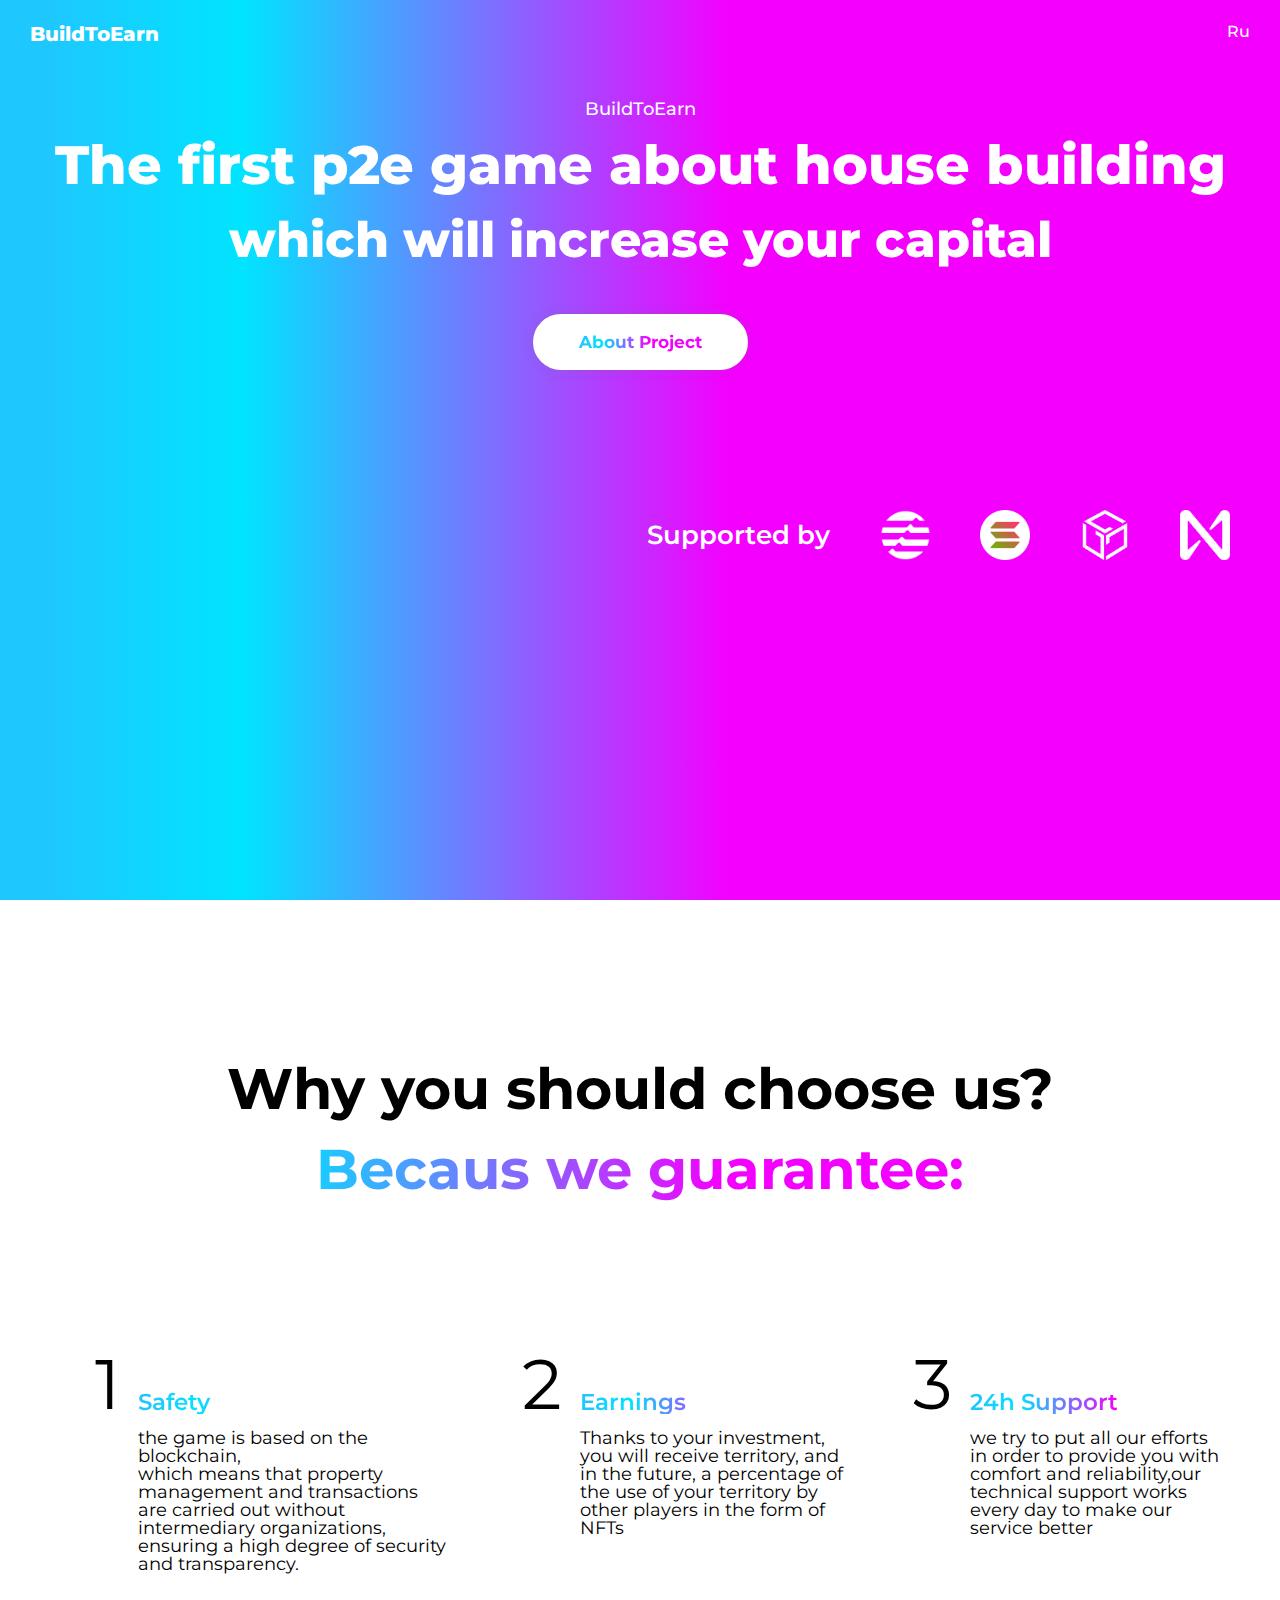
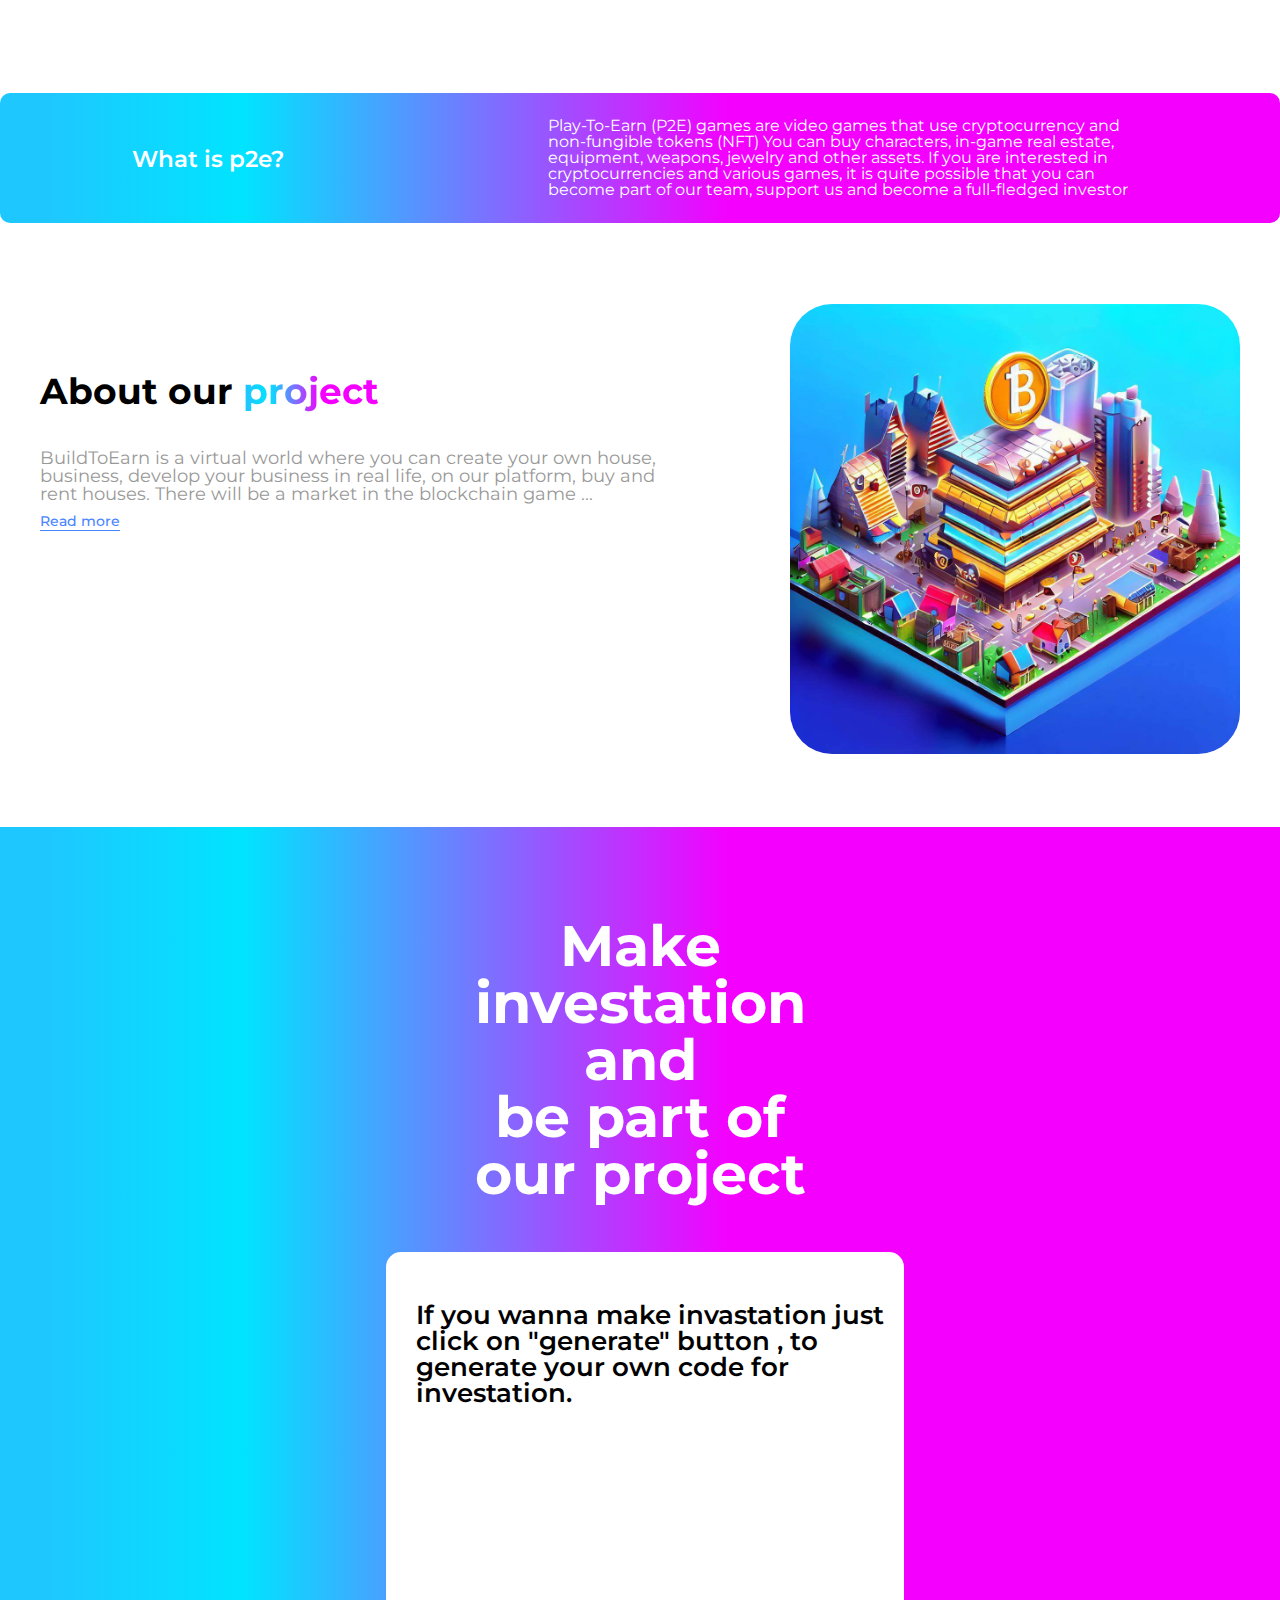
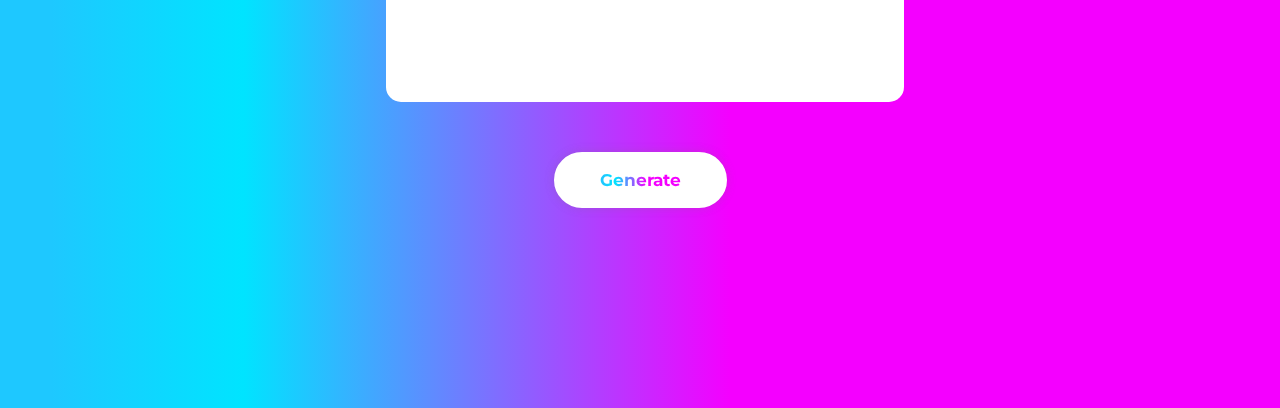
<file: index.html>
﻿<!DOCTYPE html>
<html lang="en">
<head>
    <meta charset="UTF-8">
    <meta name="viewport" content="width=device-width, initial-scale=1">
    <title>BuildToEarn</title>
    <link rel="stylesheet" href="CSS/reset.css">
    <link rel="stylesheet" href="style.css">
    <link rel="preconnect" href="https://fonts.googleapis.com">
<link rel="preconnect" href="https://fonts.gstatic.com" crossorigin>
<link href="https://fonts.googleapis.com/css2?family=Montserrat:wght@400;500;600;700;800&display=swap" rel="stylesheet">
</head>
<body>
    <header class="header">
       <div class="header__holder">
            <div class="containeer">
                <nav class="header__line">
                  <div class="logo"><p class="logo_text">BuildToEarn</p></div>
			<div class="nav__items">
                       <div class="russ">
                        <a class="nav__item" id="russ"href="Rus/index.html">Ru</a>
                        </div>

                    </div>
                </nav>
                <div class="nav__items2">
                       <div class="russ">
                        <a class="nav__item" id="russ"href="Rus/index.html">Ru</a>
                        </div>
                       
           </div> 
        </div>
        </div>
        <div class="header__down" id="ggwpas">
            <div class="containeer">
               
                <h2 class="header__suptitle">
                    BuildToEarn
                </h2>
                
                <h1 class="header__title">
                    The first p2e game about house building<br>
                    
                </h1> 
                   
                <h1 class="header__title2">
                   which will increase your capital
                    
                </h1> 
                <div class="header__button">
                    <button class="header__btn" href="#"><p class="par_btn">About Project</p></button>
                </div>
            </div>
            <div class="supported__by">
               <h2 class="support_h1">Supported by</h2>
                <img class="support__img"src="pictures/image%20(1).png">
                <img class="support__img"src="pictures/image%20(2).png">
                <img class="support__img"src="pictures/image%20(3).png">
                <img class="support__img"src="pictures/image.png">
            </div>
        </div>
    </header>
    <div class="about">
        <div class="container">
           <div class="about__holder">
                <h1 class="about__title">
                    Why you should choose us?<br>
                    
                </h1>            

                <h2 class="about__subtitle">
                    Becaus we guarantee:

                </h2>

                     

             </div>   
        
        
    <div class="cards">
        <div class="card">
                <div class="card__items">
                       <div class="card_circle">
                        <p class="circle_paragraph">1</p> 
                        </div>
                    <div class="cards__text">
                        <div class="cards__title">
                            <h1 class="about__cards__title">
                                <p>Safety</p>
                            </h1>
                        </div>
                        <div class="cards__paragraph">
                            <p class="cards-paragraph">
                          the game is based on the blockchain, <br>which means that property management and transactions are carried out without intermediary organizations, ensuring a high degree of security and transparency.
                            </p>
                        </div>
                    </div>
                </div>
                                

                            </div>
                            <div class="card">
                                <div class="card__items">
                                    <div class="card_circle">
                                    <p class="circle_paragraph">2</p> 
                                    </div>
                                    <div class="cards__text">
                                           <div class="cards__title">
                                        <h1 class="about__cards__title">
                                            <p>Earnings</p>
                                        </h1>
                                        </div>
                                        <div class="cards__paragraph">
                                            <p class="cards-paragraph">
                                                Thanks to your investment, you will receive territory, and in the future, a percentage of the use of your territory by other players in the form of NFTs
                                            </p>
                                        </div>
                                    </div>
                                </div>
                                

                            </div>
                            <div class="card">
                                <div class="card__items">
                                   <div class="card_circle">
                      <p class="circle_paragraph">3</p> 
                        </div>
                                    <div class="cards__text">
                                           <div class="cards__title">
                                        <h1 class="about__cards__title">
                                            <p> 24h Support</p>
                                        </h1>
                                         </div>
                                        <div class="cards__paragraph">
                                            <p class="cards-paragraph">
                                                we try to put all our efforts
                                                 in order to provide you with comfort and reliability,our technical support works every day to make our service better
                                            </p>
                                        </div>
                                    </div>
                                </div>
                                

                            </div>
                      </div>
<!--
                      <div class="cards__button">
                        <button  href="#">Наші проекти</button>
                    </div>
-->
                      
                 </div> 
         
    </div>
       
       
<!--
       <div class="low_width_div">
           <div class="containeer">
               <div class="low_width">
                  <h2 class="300width">
                   Trust us!
                   </h2>
               </div>
           </div>
       </div>
       
       
-->
       
        <div class="our__specaliziations">
            <div class="containeer">
               <div class="about_p2e">
                   <div class="p2e_title">
                       What is p2e?
                   </div>
                   
                   <div class="p2e_paragraph_holder">
                   <p class="paragraph_p2e">  Play-To-Earn (P2E) games are video games that use cryptocurrency and non-fungible tokens (NFT) You can buy characters, in-game real estate, equipment, weapons, jewelry and other assets.
If you are interested in cryptocurrencies and various games, it is quite possible that you can become part of our team, support us and become a full-fledged investor</p>
              </div>
               </div>
            </div>
        </div>  
        
          
<div class="development" id="about_game">
     <div class="container">
        <div class="border__holder" id="target_1" >
            <div class="text__blockleft">
                <h2>
                    About our  <span class="span_about">project</span>
                </h2>
                <div class="text_leftb"></div>
                <p>
                BuildToEarn is a virtual world where you can create your own house, business, develop your business in real life, on our platform, buy and rent houses.
There will be a market in the blockchain game <span id="dots">...</span><span id="more">NFT, including interior items, decorations, characters (of various rarities) that can be purchased for tokens.

Our project is in the stage of planning and development, you yourself can become an investor there to help us increase the scale of our game.
We plan to develop the largest p2e game, open a large platform, gather the majority of investors from around the world.Our project is in the planning and development stage, you yourself can become an investor there to help us increase the scale of our game.
We plan to develop the largest p2e game, open a large site, gather most investors from around the world.
What do we offer?
At the start of the game, you will be given a domain, you will be one of the first to visit the game and get a place for construction, and you will also be gifted with unique NFTs and tokens.
</span>
                </p>
                <a id="develop_button" onclick="more()">Read more</a>
            </div>

            <div class="image__blockright">
                <img src="pictures/purpleBuildings.jpg" alt="">
            </div>

        </div> 
<!--
           <div class="mini__cards">
                   
                       <p>0 $</p>
                    <div class="progress-bar"></div>
                      <p> 5.000.000 $</p>
                    
                </div>
-->
            </div>
        </div>   
    
        
        
<!--
        <div class="mini_block_sponsors">
            <div class="containeer">
               <div class="sponsors">
                   <div class="sponsors_title">
                       Our partners
                   </div>
                   
                   <div class="sponsors_cards">
                   
                  <img class="img_sponsors"src="pictures/gala.png" alt="">
                  <img class="img_sponsors"src="pictures/solana.png" alt="">
                  
                  <img class="img_sponsors"src="pictures/near-logo.png" alt="">
                  <img class="img_sponsors"src="pictures/Aptos.png" alt="">
                    
              </div>
               </div>
            </div>
        </div>  
-->
        
        <div class="about_pay" id="pay">
        <div class="container">
           <div class="about__holder">
                <h1 class="about__title_invest">
                    Make <br>investation<br> and <br>be part of<br>  our <span class="span_about1">project</span><br>
                    
                </h1>            
            
            
               <div class="pay2">
             <div class="border_pay">
                
                

                
               
                   
              <div class="hidden-div" id="hidden-div" >
             <div class="divforhide">
                    <div class="title-hidden" id="title-hidden" >
                        If you wanna make invastation just click on "generate" button , to generate your own code for investation.                </div>
                    <div class="under-title-hidden" id="under-title-hidden">
                        
                    </div>
                
                </div>
                
                
                <div class="divforshow">
                   
                   <div id="generating" hidden><img src="pictures/Loading_icon.gif"></div>
                    <div class="show-title" id="show-titl" hidden>
                        Investation
                    </div>
                    <div class="show-items1" id="show-items" hidden='true'>
                        <p class="shown">Code -- <script id="srr">document.write(Math.random()*100000000000000000);</script></p>
                       
                          <p class="shown" id="shown2">Our wallet -- TQdNCZnN2QrBy4iaDEa2bB3UWtjqJmwGSw</p>
                    </div>
                    
                    
                    <div class="show-items" hidden='true' id="show-items">
                        -- Our wallet
                    </div>
                    <div id="important_div" hidden>
                    <span class="important" >*</span>In order to make an investment, you need to transfer cryptocurrency to our wallet and leave your unique code in the comments
                    </div>
                </div>
                
                
                </div>
                
                </div>
                
                </div>
                <div id="button_hide">
                <button id="button1" onclick="button_hide2()"><p class="pargen">Generate</p></button>
                </div>
    
                    
   
                      
                        
            
             
           </div> 
            </div>
    </div>
    
</body>


<script src="javascript.js"></script>
</html>
</file>
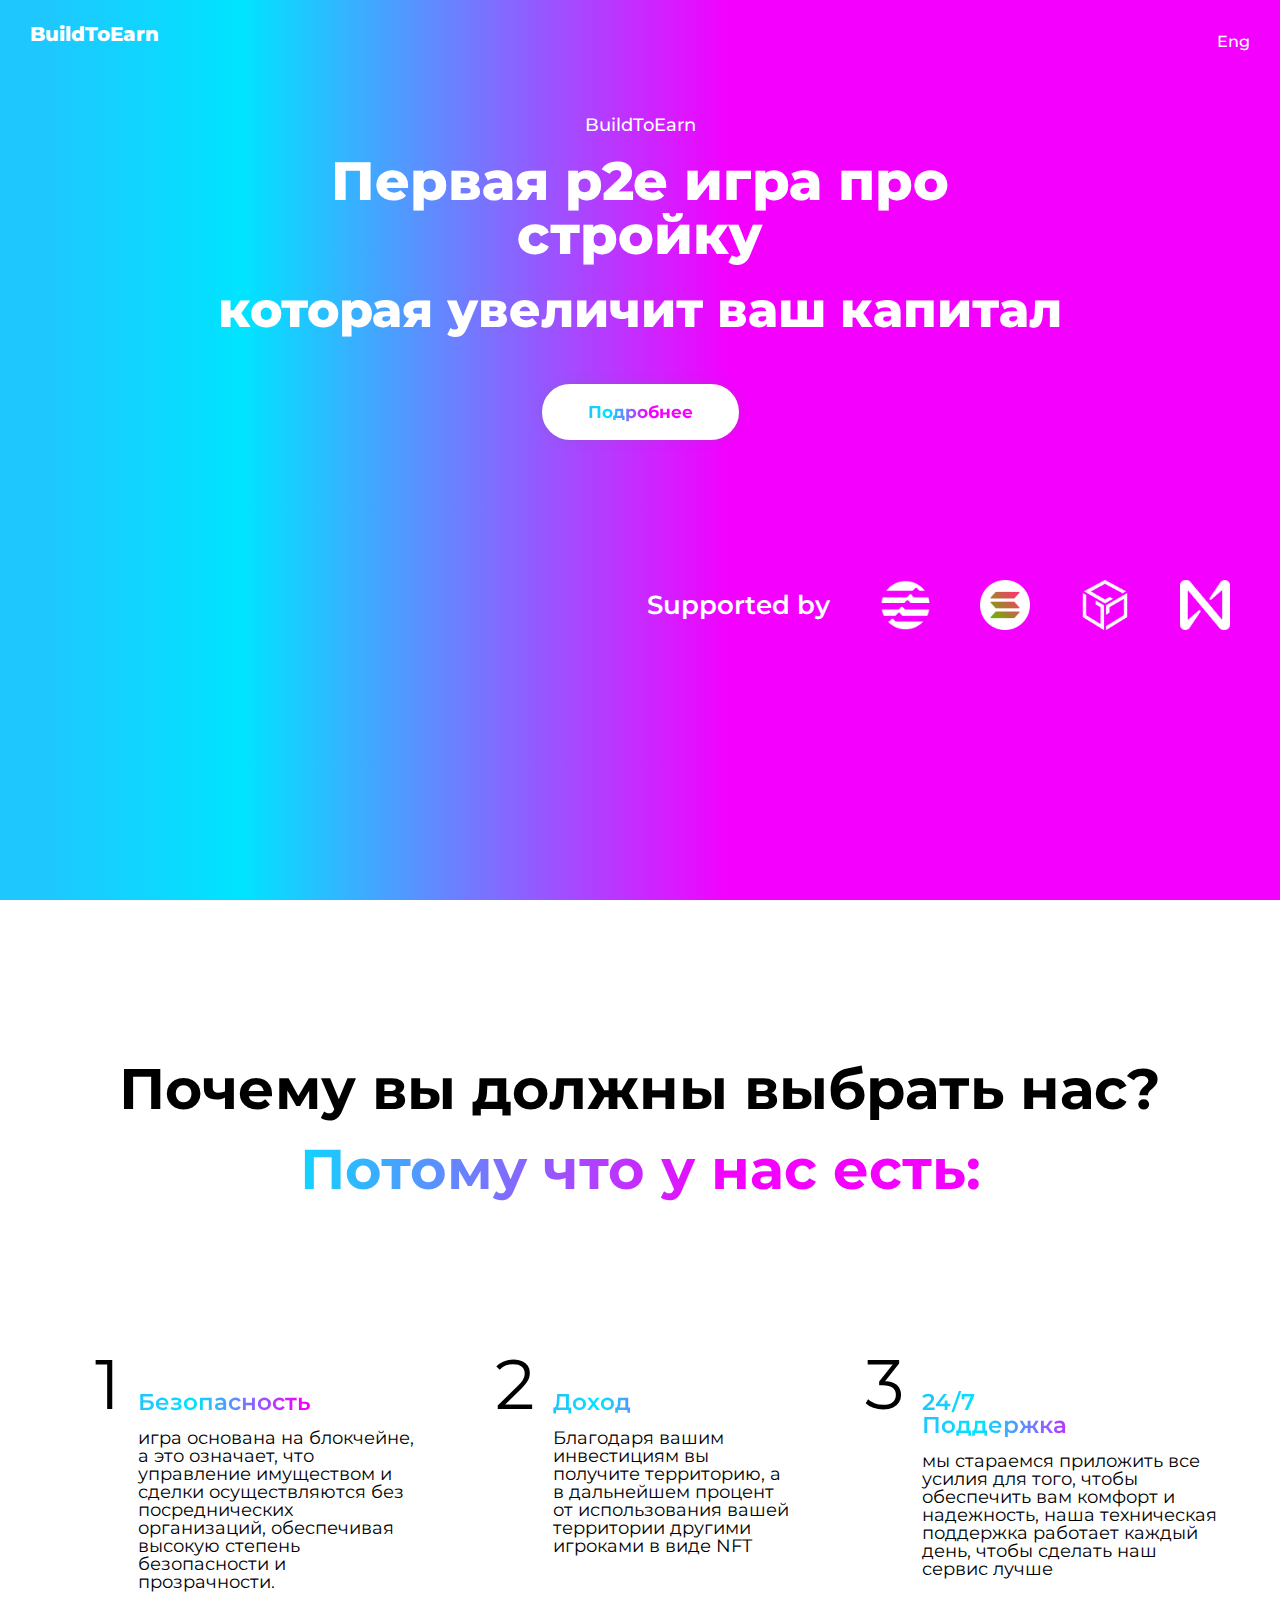
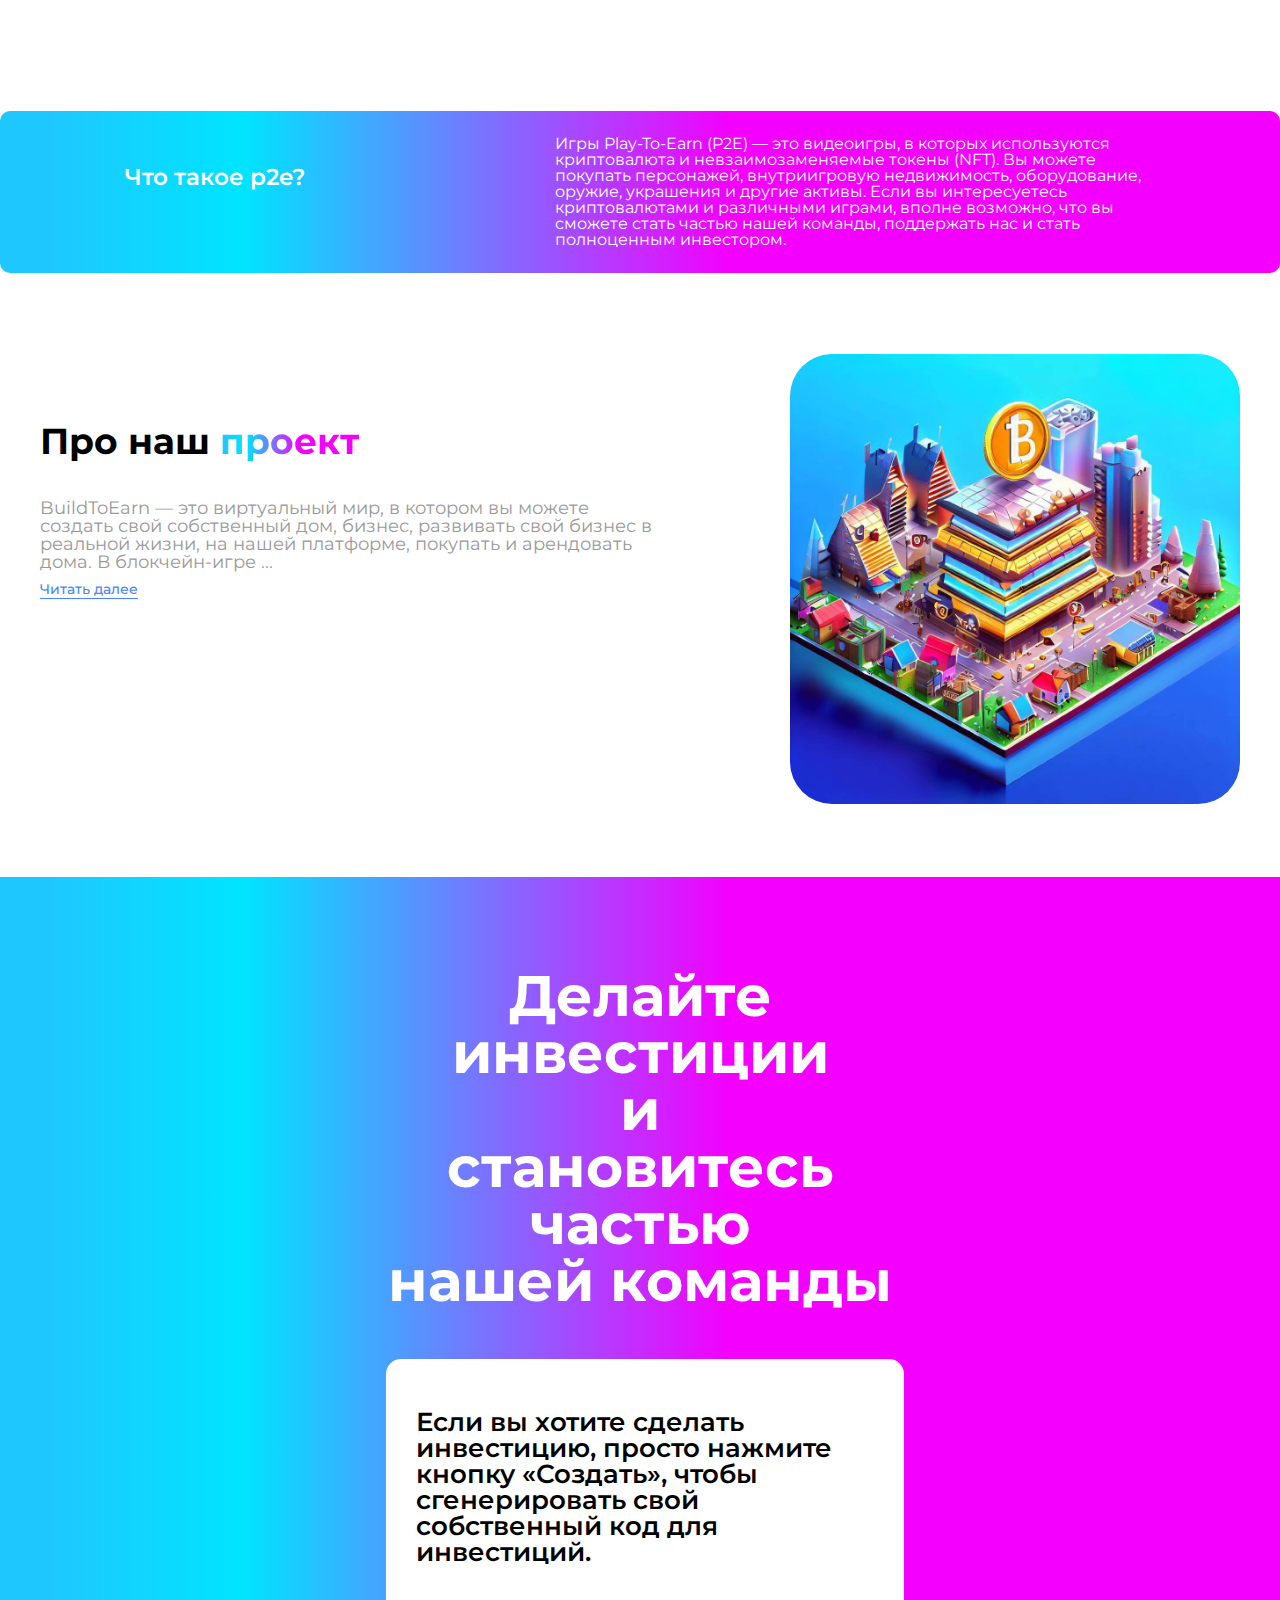
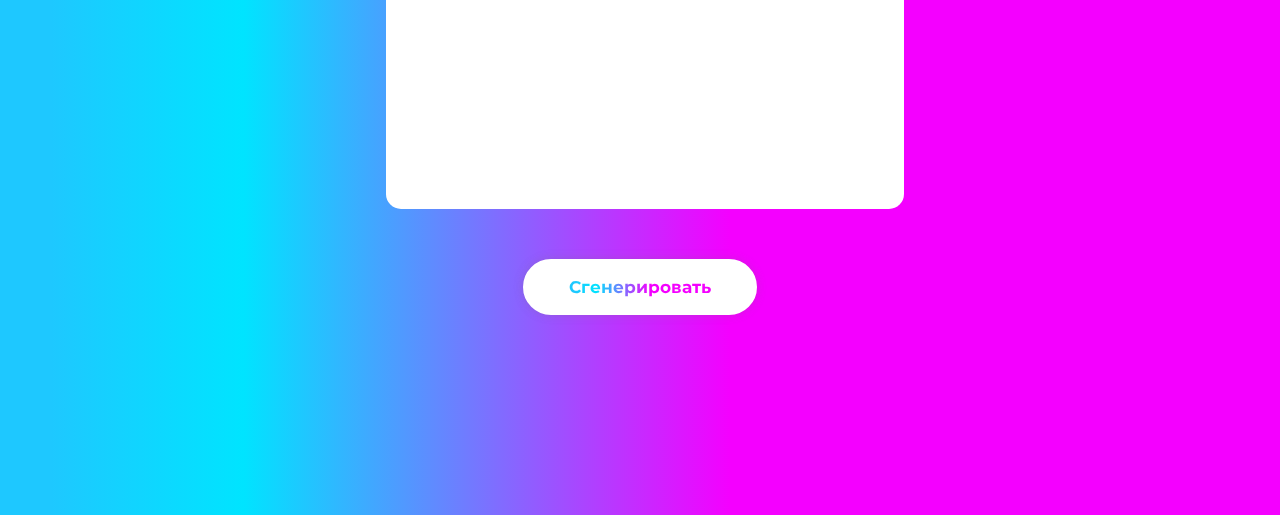
<file: Rus/index.html>
﻿<!DOCTYPE html>
<html lang="en">
<head>
    <meta charset="UTF-8">
    <meta name="viewport" content="width=device-width, initial-scale=1">
    <title>BuildToEarn</title>
    <link rel="stylesheet" href="CSS/reset.css">
    <link rel="stylesheet" href="style.css">
    <link rel="preconnect" href="https://fonts.googleapis.com">
<link rel="preconnect" href="https://fonts.gstatic.com" crossorigin>
<link href="https://fonts.googleapis.com/css2?family=Montserrat:wght@400;500;600;700;800&display=swap" rel="stylesheet">
</head>
<body>
    <header class="header">
       <div class="header__holder">
            <div class="containeer">
                <nav class="header__line">
                  <div class="logo"><p class="logo_text">BuildToEarn</p></div>
			<div class="nav__items">
                       
                        <div class="engg">
                        <a class="nav__item" id="Engg" href="../index.html">Eng</a>
                        </div>
                    </div>
                </nav>
                <div class="nav__items2">
                       
                        <div class="engg">
                        <a class="nav__item" id="Engg" href="../Eng/index.html">Eng</a>
                        </div>
           </div> 
        </div>
        </div>
        <div class="header__down" id="ggwpas">
            <div class="containeer">
               
                <h2 class="header__suptitle">
                    BuildToEarn
                </h2>
                
                <h1 class="header__title">
                    Первая p2e игра про <br>стройку<br>
                    
                </h1> 
                   
                <h1 class="header__title2">
                   которая увеличит ваш капитал
                    
                </h1> 
                <div class="header__button">
                    <button class="header__btn" href="#"><p class="par_btn">Подробнее</p></button>
                </div>
            </div>
            <div class="supported__by">
               <h2 class="support_h1">Supported by</h2>
                <img class="support__img"src="pictures/image%20(1).png">
                <img class="support__img"src="pictures/image%20(2).png">
                <img class="support__img"src="pictures/image%20(3).png">
                <img class="support__img"src="pictures/image.png">
            </div>
        </div>
    </header>
    <div class="about">
        <div class="container">
           <div class="about__holder">
                <h1 class="about__title">
                    Почему вы должны выбрать нас?<br>
                    
                </h1>            

                <h2 class="about__subtitle">
                    Потому что у нас есть:

                </h2>

                     

             </div>   
        
        
    <div class="cards">
        <div class="card">
                <div class="card__items">
                       <div class="card_circle">
                        <p class="circle_paragraph">1</p> 
                        </div>
                    <div class="cards__text">
                        <div class="cards__title">
                            <h1 class="about__cards__title">
                                <p>Безопасность</p>
                            </h1>
                        </div>
                        <div class="cards__paragraph">
                            <p class="cards-paragraph">
                          игра основана на блокчейне, <br>а это означает, что управление имуществом и сделки осуществляются без посреднических организаций, обеспечивая высокую степень безопасности и прозрачности.
                            </p>
                        </div>
                    </div>
                </div>
                                

                            </div>
                            <div class="card">
                                <div class="card__items">
                                    <div class="card_circle">
                                    <p class="circle_paragraph">2</p> 
                                    </div>
                                    <div class="cards__text">
                                           <div class="cards__title">
                                        <h1 class="about__cards__title">
                                            <p>Доход</p>
                                        </h1>
                                        </div>
                                        <div class="cards__paragraph">
                                            <p class="cards-paragraph">
                                                Благодаря вашим инвестициям вы получите территорию, а в дальнейшем процент от использования вашей территории другими игроками в виде NFT
                                            </p>
                                        </div>
                                    </div>
                                </div>
                                

                            </div>
                            <div class="card">
                                <div class="card__items">
                                   <div class="card_circle">
                      <p class="circle_paragraph">3</p> 
                        </div>
                                    <div class="cards__text">
                                           <div class="cards__title">
                                        <h1 class="about__cards__title">
                                            <p> 24/7 <br> Поддержка</p>
                                        </h1>
                                         </div>
                                        <div class="cards__paragraph">
                                            <p class="cards-paragraph">
                                               мы стараемся приложить все усилия
                                                 для того, чтобы обеспечить вам комфорт и надежность, наша техническая поддержка работает каждый день, чтобы сделать наш сервис лучше
                                            </p>
                                        </div>
                                    </div>
                                </div>
                                

                            </div>
                      </div>
<!--
                      <div class="cards__button">
                        <button  href="#">Наші проекти</button>
                    </div>
-->
                      
                 </div> 
         
    </div>
       
       
<!--
       <div class="low_width_div">
           <div class="containeer">
               <div class="low_width">
                  <h2 class="300width">
                   Trust us!
                   </h2>
               </div>
           </div>
       </div>
       
       
-->
       
        <div class="our__specaliziations">
            <div class="containeer">
               <div class="about_p2e">
                   <div class="p2e_title">
                       Что такое p2e?
                   </div>
                   
                   <div class="p2e_paragraph_holder">
                   <p class="paragraph_p2e">  Игры Play-To-Earn (P2E) — это видеоигры, в которых используются криптовалюта и невзаимозаменяемые токены (NFT). Вы можете покупать персонажей, внутриигровую недвижимость, оборудование, оружие, украшения и другие активы.
Если вы интересуетесь криптовалютами и различными играми, вполне возможно, что вы сможете стать частью нашей команды, поддержать нас и стать полноценным инвестором.</p>
              </div>
               </div>
            </div>
        </div>  
        
          
<div class="development" id="about_game">
     <div class="container">
        <div class="border__holder" id="target_1" >
            <div class="text__blockleft">
                <h2>
                    Про наш  <span class="span_about">проект</span>
                </h2>
                <div class="text_leftb"></div>
                <p>
                BuildToEarn — это виртуальный мир, в котором вы можете создать свой собственный дом, бизнес, развивать свой бизнес в реальной жизни, на нашей платформе, покупать и арендовать дома.
В блокчейн-игре <span id="dots">...</span><span id="more">NFT появится рынок, включающий предметы интерьера, декорации, персонажей (разной редкости), которые можно будет приобрести для токенов.

Наш проект находится в стадии планирования и развития, вы сами можете стать там инвестором, чтобы помочь нам увеличить масштаб нашей игры.
Мы планируем разработать крупнейшую p2e игру, открыть крупную платформу, собрать большинство инвесторов со всего мира. Наш проект находится в стадии планирования и разработки, вы сами можете там стать инвестором, чтобы помочь нам увеличить масштаб нашей игры .
Мы планируем разработать крупнейшую p2e-игру, открыть большую площадку, собрать максимальное количество инвесторов со всего мира.
Что мы предлагаем?
В начале игры вам будет выдан домен, вы будете одним из первых, кто зайдет в игру и получит место под строительство, а также вам будут подарены уникальные NFT и токены.
</span>
                </p>
                <a id="develop_button" onclick="more()">Читать далее</a>
            </div>

            <div class="image__blockright">
                <img src="pictures/purpleBuildings.jpg" alt="">
            </div>

        </div> 
<!--
           <div class="mini__cards">
                   
                       <p>0 $</p>
                    <div class="progress-bar"></div>
                      <p> 5.000.000 $</p>
                    
                </div>
-->
            </div>
        </div>   
    
        
        
<!--
        <div class="mini_block_sponsors">
            <div class="containeer">
               <div class="sponsors">
                   <div class="sponsors_title">
                       Our partners
                   </div>
                   
                   <div class="sponsors_cards">
                   
                  <img class="img_sponsors"src="pictures/gala.png" alt="">
                  <img class="img_sponsors"src="pictures/solana.png" alt="">
                  
                  <img class="img_sponsors"src="pictures/near-logo.png" alt="">
                  <img class="img_sponsors"src="pictures/Aptos.png" alt="">
                    
              </div>
               </div>
            </div>
        </div>  
-->
        
        <div class="about_pay" id="pay">
        <div class="container">
           <div class="about__holder">
                <h1 class="about__title_invest">
                   Делайте <br>инвестиции<br> и <br>становитесь<br> частью<br> нашей
 <span class="span_about1">команды</span><br>
                    
                </h1>            
            
            
               <div class="pay2">
             <div class="border_pay">
                
                

                
               
                   
              <div class="hidden-div" id="hidden-div" >
             <div class="divforhide">
                    <div class="title-hidden" id="title-hidden" >
                      Если вы хотите сделать инвестицию, просто нажмите кнопку «Создать», чтобы сгенерировать свой собственный код для инвестиций.                </div>
                    <div class="under-title-hidden" id="under-title-hidden">
                        
                    </div>
                
                </div>
                
                
                <div class="divforshow">
                   
                   <div id="generating" hidden><img src="pictures/Loading_icon.gif"></div>
                    <div class="show-title" id="show-titl" hidden>
                        Инвестиция
                    </div>
                    <div class="show-items1" id="show-items" hidden='true'>
                        <p class="shown">Ваш код -- <script id="srr">document.write(Math.random()*100000000000000000);</script></p>
                       
                          <p class="shown" id="shown2">Our wallet -- TQdNCZnN2QrBy4iaDEa2bB3UWtjqJmwGSw</p>
                    </div>
                    
                    
                    <div class="show-items" hidden='true' id="show-items">
                        -- Наш счёт
                    </div>
                    <div id="important_div" hidden>
                    <span class="important" >*</span>Для того, чтобы сделать инвестицию, вам необходимо перевести криптовалюту на наш кошелек и оставить свой уникальный код в комментариях
                    </div>
                </div>
                
                
                </div>
                
                </div>
                
                </div>
                <div id="button_hide">
                <button id="button1" onclick="button_hide2()"><p class="pargen">Сгенерировать</p></button>
                </div>
    
                    
   
                      
                        
            
             
           </div> 
            </div>
    </div>
    
</body>


<script src="javascript.js"></script>
</html>
</file>
<file: style.css>
/*BODY*/
body{
    margin: 0;
   
}



                        /*CONTAINER*/

.container{
    max-width: 1200px;
    margin: auto;

    
}


.engg{
    margin-top: 10px;
}
                        /*HEADER*/

.logo{
margin-left: 30px;
    color: white;
    font-family: 'Montserrat', sans-serif;
    font-weight: 800;
    font-size: 20px;
}



.header{
    background: rgb(30,200,255);
background: linear-gradient(90deg, rgba(30,200,255,1) 4%, rgba(0,228,255,1) 19%, rgba(244,0,255,1) 57%, rgba(244,0,255,1) 73%, rgba(244,0,255,1) 85%);

    height: 100vh;
    background-repeat: no-repeat;
    background-size: cover;
}

.header__holder{
    
}

/*HEADER_NAV_LINE*/

.nav__items{
margin-right: 30px;
   
}

.nav__item{
    color: white;
    text-decoration: none;
    font-family: 'Montserrat', sans-serif;
    font-weight: 500;
    margin-left: 40px;
    font-size: 16px;
    padding-bottom: 23px;
    transition: all .1s;
    position: relative;
}

.header__line{
    
}
.nav__itemm:after{
   
    content: "";
    opacity: 0;
    width: 1%;
    height: 3px;
    background-color: white;
    top: 100%;
    left: 0;
    z-index: 1;
    position: absolute;
    transition: opacity .1s linear, width .2s linear,color .1s linear;
    z-index: 100;
    border-radius: 20px;
}

.nav__item:hover:after{
    opacity: 1;
    width: 100%;
}

.nav__item:hover{
    color:lightgray; 
}

.header__line{
    display: flex;
    justify-content: space-between;
    padding: 24px 0 25px ;
}


/*HEADER TITLE*/

.header__down{
   display: flex;
    flex-direction: column;
    height: 700px;
    padding-top: 15px;
}


.header__title{
    text-align: center;
    color:white;
    font-size: 54px;
    font-weight: 800;
    font-family: 'Montserrat', sans-serif;
}



.header__title2{
    text-align: center;
    margin-top: 23px;
    color: white;
    font-size: 49px;
    font-weight: 800;
    font-family: 'Montserrat', sans-serif;
    padding-bottom: 50px;
}


.header__suptitle{
    color: white;
    margin-bottom: 20px;
    text-align: center;
    font-family: 'Montserrat', sans-serif;
    font-size: 18px;
    font-weight: 500;
}



                    /*HEADER BUTTON*/
.header__btn{
   
    border: 3px solid white;
    box-shadow: 0px 0px 10px 0px #6F6F6F40;
    text-decoration: none;
    
    font-family: 'Montserrat', sans-serif;
    font-size: 17px;
    font-weight: 700;
    background: white;
    padding: 15px 43px;
    border-radius: 30px;
    transition: background .2s linear,color .2s linear,padding .2s linear,box-shadow.2s linear,font-size .2s linear;
}

.par_btn{
     color: rgb(30,200,255);
    background-image: linear-gradient(90deg, rgba(30,200,255,1) 4%, rgba(0,228,255,1) 19%, rgba(244,0,255,1) 57%, rgba(244,0,255,1) 73%, rgba(244,0,255,1) 85%);
    -webkit-background-clip: text;
    -webkit-text-fill-color: transparent;
}



.header__button{
    display:flex;
    justify-content: center;
    
}


.header__btn:hover{
    
    padding-left: 52px ;
    padding-right: 52px ;
    color:white;
    
    
   
}



                    /*ABOUT*/

.about{
  background: white;

}



.about__title{
    font-family: 'Montserrat', sans-serif;
    font-weight: 700;
    font-size: 57px;
    text-align: center;
    padding-top: 160px;
   color: black;
}

.about__subtitle{
    padding-bottom:  12px;
    font-family: 'Montserrat', sans-serif;
    font-weight: 700;
    font-size: 56px;
    text-align: center;
    padding-top: 24px;
    color: rgb(30,200,255);
background-image: linear-gradient(90deg, rgba(30,200,255,1) 4%, rgba(0,228,255,1) 19%, rgba(244,0,255,1) 57%, rgba(244,0,255,1) 73%, rgba(244,0,255,1) 85%);
-webkit-background-clip: text;
-webkit-text-fill-color: transparent;
}


.about__paragraph{
    font-family: 'Montserrat', sans-serif;
    font-weight: 400;
    font-size: 18px;
    text-align: center;
    color: black;
    margin-top: 60px;
    text-align: center;
}
.about__paragraph2{
    font-family: 'Montserrat', sans-serif;
    font-weight: 400;
    font-size: 18px;
    text-align: center;
    color: black;
    margin-top: 10px;
}


                        /*ABOUT CARDS*/

.cards{
    display: flex;
    padding-bottom: 120px;
}

.cards p{
    color: black;
    
}



.cards__title{
    font-family: 'Montserrat', sans-serif;
    font-weight: 600;
    font-size: 23px;
    margin-bottom: 15px;
    white-space: nowrap;
}

.cards__title h1{
    
}

.cards__paragraph{
    font-family: 'Montserrat', sans-serif;
    font-weight: 400;
    font-size: 18px;
    text-align:left;
    color: #999;
    
    
}


.card__items img{
    width: 36%;
    height: 30%;
    
}

card_circle{
     font-family: 'Montserrat', sans-serif;
    font-weight: 400;
    text-align: center;
    margin-right: 60px;
    
    background: blue;
    padding: 4px;
    margin:;
    border-radius: 100%;
    width: 100%;
}


.circle_paragraph, invest_par{
    margin-top: 18px;
    margin-left: 20px;
    font-size: 70px;
    font-family: 'Montserrat', sans-serif;
    font-weight: 400;
    color: black;
}
.card__items{
    display: flex;
    margin-right:4%;
    align-content: center;
    
}

.cards__text{
    margin-top: 60px;
    margin-left: 18px;
}


.span_about{
color: rgb(30,200,255);
background-image: linear-gradient(90deg, rgba(30,200,255,1) 4%, rgba(0,228,255,1) 19%, rgba(244,0,255,1) 57%, rgba(244,0,255,1) 73%, rgba(244,0,255,1) 85%);
   -webkit-background-clip: text;
-webkit-text-fill-color: transparent; 
   
}

.about__cards__title p{
color: rgb(30,200,255);
background-image: linear-gradient(90deg, rgba(30,200,255,1) 4%, rgba(0,228,255,1) 19%, rgba(244,0,255,1) 57%, rgba(244,0,255,1) 73%, rgba(244,0,255,1) 85%);
-webkit-background-clip: text;
-webkit-text-fill-color: transparent;
}

.cards{
    padding-top: 122px;
    margin: auto;
    display: flex;
    
}

.card{
    margin-left: 35px;
    
}


.circle_paragraph{
/*
    color: rgb(30,200,255);
background-image: linear-gradient(90deg, rgba(30,200,255,1) 4%, rgba(0,228,255,1) 19%, rgba(244,0,255,1) 57%, rgba(244,0,255,1) 73%, rgba(244,0,255,1) 85%);
-webkit-background-clip: text;
-webkit-text-fill-color: transparent;
*/
    
}

                        /*CARDS BUTTON*/
.cards__button button{
    border: 0;
    box-shadow: 0px 0px 10px 0px #6F6F6F40;
    text-decoration: none;
    color: #FFF;
    font-family: 'Montserrat', sans-serif;
    font-size: 17px;
    font-weight: 500;
    background: #4985FF;
    padding: 15px 43px;
    border-radius: 30px;
    transition: background .2s linear,color .2s linear,padding .2s linear;
}

.cards__button{
    margin-bottom: 120px;
    margin-top: 100px;
    display:flex;
    justify-content: center;
}

.cards__button button:hover{
    background: #2d72fc;
    padding-left: 60px ;
    padding-right: 60px ;
}





                /*DEVELOPMENT SECTION*/



.text__blockleft{
    margin-right: 131px;
}

.text__blockleft h2{
    font-family: 'Montserrat', sans-serif;
    font-size: 36px;
    font-weight: 700;
    margin-bottom: 40px;
}

.text__blockleft p{
    font-family: 'Montserrat', sans-serif;
    font-size: 18px;
    font-weight: 400;
    color: #999;
    margin-bottom: 10px;
}


.text__blockleft a{
    color: #4985FF;
    text-decoration: none;
    font-family: 'Montserrat', sans-serif;
    font-size: 14px;
    font-weight: 500;
    border-bottom: 1px #4985FF solid;
    padding: 0;
    transition: color .1s linear,border .1s linear;
    
}
.text__blockleft a:hover{
    color: rebeccapurple;
    border-bottom: 1px rebeccapurple solid;
}

.border__holder{
    padding-bottom: 70px;
    
    display: flex;
    
    padding-top: 150px;
}

.development{
background: white;
}


.image__blockright {
    margin-top: -69px;
}

#more {display: none;}

#develop_button{
    
    
}

                /*MINI CARDS */





.mini__cards img{
    
    
    margin-left: 50px;
}


.cards__num{
    font-family: 'Montserrat', sans-serif;
    font-size: 36px;
    font-weight: 400;
    margin-top: 1px;
    margin-left: 20px;
}




.mini__card{
    display: flex;
    margin-top: 70px;
    justify-content: center;
    
}



.number__image{
    display: flex;
    
}


.mini__cards{
    display: flex;
    justify-content: space-between;
    padding-top: 100px;
    padding-bottom: 100px;
}



.mini__image{
    width: 100%;
    height: 32%;
}

.card_paragraph{
    display: flex;
    margin-left: -105px;
    margin-top: 50px;
    font-family: 'Montserrat', sans-serif;
    font-size: 16px;
    font-weight: 400;
    color: #999;
}






                    /*SPECIALIZATIONS*/
/*
.our__specaliziations{
    background: linear-gradient(90deg, #504DC2 20.44%, #5F12D0 80.91%),
    linear-gradient(0deg, #C4C4C4, #C4C4C4);

}

.spec__up{
    display: flex;
    justify-content: center;
    padding-top: 100px;
    margin: 0;
}

.spec__title{
   font-family: 'Montserrat', sans-serif;
    font-size: 36px;
    font-weight: 700;
    color: white;
    margin-right:200px;
    white-space: nowrap;
    
    
}

.spec__button{
    background-color: black;
    display: flex;
    justify-content: center;
    margin: 10;
    
}
.spec__btn{
    
}


BTN

.spec__btn{
   border: 0;
    box-shadow: 0px 0px 10px 0px #6F6F6F40;
    text-decoration: none;
    color: #FFF;
    font-family: 'Montserrat', sans-serif;
    font-size: 17px;
    font-weight: 300;
    background: #4985FF;
    padding: 15px 43px;
    border-radius: 30px;
    transition: background .2s linear,color .2s linear,padding .2s linear;
    margin:;
}

.spec__btn:hover{
    background: #2d72fc;
    padding: 15px 60px 15px 60px;
    left: 100px;
     
}



.spec__button{
    
   
    white-space: nowrap;
    
}
*/

            /*PROGRESS BAR */


.progress-bar{
    
    width: 900px;
    height: 30px;
    background: rgb(30,200,255);
background: linear-gradient(90deg, rgba(30,200,255,1) 4%, rgba(0,228,255,1) 19%, rgba(244,0,255,1) 28%, rgba(244,0,255,1) 40%, rgba(251,170,255,1) 55%, rgba(255,255,255,1) 58%);
    
}



.mini__cards p{
    margin-top: 5px;
    font-size: 20px;
     font-weight: 500;
    font-family: 'Montserrat', sans-serif;
}






.image__blockright img{
    width: 450px;
    height: 450px;
    border-radius: 42px;
}


/*p2e*/

.about_p2e{
    border-radius: 10px;
    padding-top: 25px;
    padding-bottom: 25px;
    background: rgb(30,200,255);
background: linear-gradient(90deg, rgba(30,200,255,1) 4%, rgba(0,228,255,1) 19%, rgba(244,0,255,1) 57%, rgba(244,0,255,1) 73%, rgba(244,0,255,1) 85%);
    display: flex;
    justify-content: space-around;
}
.p2e_title{
    margin-top: 30px;
    color: white;
    text-align: center;
    font-family: 'Montserrat', sans-serif;
    font-weight: 600;
    font-size: 23px;
    margin-bottom: 15px;
    white-space: nowrap;
}

.p2e_paragraph_holder{
      display: flex;
    flex-direction: row-reverse;
    width: 600px;
}


.paragraph_p2e{
    color: white;
    font-family: 'Montserrat', sans-serif;
    font-weight: 400;
}


/*SPONSORS*/

.sponsors{
    background: rgb(30,200,255);
background: linear-gradient(90deg, rgba(30,200,255,1) 4%, rgba(0,228,255,1) 19%, rgba(244,0,255,1) 57%, rgba(244,0,255,1) 73%, rgba(244,0,255,1) 85%);
   
    height: 160px;
}

.sponsors_title{
padding-top: 15px;
    color: white;
    text-align: center;
    font-family: 'Montserrat', sans-serif;
    font-weight: 600;
    font-size: 35px;
    margin-bottom: 15px;
    white-space: nowrap;
}

.sponsors_cards img{
    width 70px;
    height: 70px;
}


.sponsors_cards{
    display: flex;
    justify-content: center;
}


.img_sponsors{
    padding-top: 10px;
    margin-right: 100px;
}


/*Cards invest*/


.cards_invest{
    padding-top: 122px;
    margin: auto;
    
}

.card_invest{
    margin-left: 35px;
    
}


.invest_par{
    margin-top: 18px;
    margin-left: 20px;
    font-size: 20px;
    font-family: 'Montserrat', sans-serif;
    font-weight: 400;
    color: black;
    display: flex;
    flex-direction: column;
    align-items:center;
}



.galochka{
    width: 30px;
    height: 20px;
}


.invest__btn{
   margin-top: 0px;
    border: 3px solid white;
    box-shadow: 0px 0px 10px 0px #6F6F6F40;
    text-decoration: none;
    background: rgb(30,200,255);
background: linear-gradient(90deg, rgba(30,200,255,1) 4%, rgba(0,228,255,1) 19%, rgba(244,0,255,1) 57%, rgba(244,0,255,1) 73%, rgba(244,0,255,1) 85%);
    font-family: 'Montserrat', sans-serif;
    font-size: 17px;
    font-weight: 700;
    
    padding: 15px 43px;
    border-radius: 30px;
    transition: background .2s linear,color .2s linear,padding .2s linear,box-shadow.2s linear,font-size .2s linear;
}

.par_btn_invest{
     color: white;
}



.invest__button{
    display:flex;
    justify-content: center;
    
}


.invest__btn:hover{
    
    padding-left: 52px ;
    padding-right: 52px ;
    color:white;
    
    
   
}



.about__title_invest{
    font-family: 'Montserrat', sans-serif;
    font-weight: 700;
    font-size: 57px;
    text-align: center;
    padding-top: 90px;
   color: black;
}

.about__subtitle{
    padding-bottom:  12px;
    font-family: 'Montserrat', sans-serif;
    font-weight: 700;
    font-size: 56px;
    text-align: center;
    padding-top: 24px;
    color: rgb(30,200,255);
background-image: linear-gradient(90deg, rgba(30,200,255,1) 4%, rgba(0,228,255,1) 19%, rgba(244,0,255,1) 57%, rgba(244,0,255,1) 73%, rgba(244,0,255,1) 85%);
-webkit-background-clip: text;
-webkit-text-fill-color: transparent;
}


.about__paragraph{
    font-family: 'Montserrat', sans-serif;
    font-weight: 400;
    font-size: 18px;
    text-align: center;
    color: black;
    margin-top: 10px;
    text-align: center;
}
.about__paragraph2{
    font-family: 'Montserrat', sans-serif;
    font-weight: 400;
    font-size: 18px;
    text-align: center;
    color: black;
    margin-top: 10px;
}






/*FAKE PAY*/

.ppay{
    display: flex;
    justify-content: center;
    background: white;
    width: 600px;
    height: 200px;
    margin: auto;
    padding-top: 50px;
    padding-top: 50px;
}



.button-cont{
    display: flex;
    justify-content: center;
}

.pargen{
     color: rgb(30,200,255);
    background-image: linear-gradient(90deg, rgba(30,200,255,1) 4%, rgba(0,228,255,1) 19%, rgba(244,0,255,1) 57%, rgba(244,0,255,1) 73%, rgba(244,0,255,1) 85%);
    -webkit-background-clip: text;
    -webkit-text-fill-color: transparent;
}

#button1{
    margin-top: 50px;
     border: 3px solid white;
    box-shadow: 0px 0px 10px 0px #6F6F6F40;
    text-decoration: none;
    
    font-family: 'Montserrat', sans-serif;
    font-size: 17px;
    font-weight: 700;
    background: white;
    padding: 15px 43px;
    border-radius: 30px;
    transition: background .2s linear,color .2s linear,padding .2s linear,box-shadow.2s linear,font-size .2s linear;
    
}

#button1:hover{
    
    padding-left: 52px ;
    padding-right: 52px ;
    color:white;
    
    
   
}

#hider,#hidden2{
font-family: 'Montserrat', sans-serif;
    font-weight: 700;
    font-size: 57px;
    text-align: center;
    padding-top: 30px;
   color: white;
}
#hider,#hidden{
    font-family: 'Montserrat', sans-serif;
    font-weight: 700;
    font-size: 37px;
    text-align: center;
    padding-top: 30px;
   color: white;
}

#button_hide{
    padding-bottom: 0px;
   display: flex;
    justify-content: center;
}


.custom-file-upload {
    border: 1px solid #ccc;
    display: inline-block;
    padding: 6px 12px;
    cursor: pointer;
}

.file-upload{
    display: flex;
    justify-content: center;
}

.about_pay{
    background: rgb(30,200,255);
background: linear-gradient(90deg, rgba(30,200,255,1) 4%, rgba(0,228,255,1) 19%, rgba(244,0,255,1) 57%, rgba(244,0,255,1) 73%, rgba(244,0,255,1) 85%);
    padding-bottom: 200px;
}






.about__title_invest{
    color: white;
    padding-bottom: 50px;
}

.input_holder{
  margin-left: 43%;
   margin-top: 100px;
}


.input_summ_pay{
    margin-top: 50px;
  
}

.input_summ{
    width: 100%;
}


.form__group{
    margin-top: 50px;
    
}
.form__group1{
    margin-top: 20px;
    padding-bottom: 40px;
}

.form__label {
    outline:none;
color: white;
  font-family: 'Montserrat', sans-serif;
  font-size: 1.2rem;
  margin-left: 6rem;
  margin-top: 0.7rem;
  display: block;
  transition: all 0.3s;
  transform: translateY(0rem);
}

.form__input {
    outline:none;
   background: white;
  font-family: 'Montserrat', sans-serif;
  color: #333;
  font-size: 1.2rem;
	margin: 0 auto;
  padding: 1.5rem 2rem;
  border-radius: 0.9rem;
  background-color: rgb(255, 255, 255);
  border: none;
  width: 30%;
  display: block;
  border-bottom: 0.3rem solid transparent;
  transition: all 0.3s;
}



.header__btn1{
   
    border: 3px solid white;
    box-shadow: 0px 0px 10px 0px #6F6F6F40;
    text-decoration: none;
    
    font-family: 'Montserrat', sans-serif;
    font-size: 17px;
    font-weight: 700;
    background: white;
    padding: 15px 43px;
    border-radius: 30px;
    transition: background .2s linear,color .2s linear,padding .2s linear,box-shadow.2s linear,font-size .2s linear;
}

.par_btn1{
     color: rgb(30,200,255);
    background-image: linear-gradient(90deg, rgba(30,200,255,1) 4%, rgba(0,228,255,1) 19%, rgba(244,0,255,1) 57%, rgba(244,0,255,1) 73%, rgba(244,0,255,1) 85%);
    -webkit-background-clip: text;
    -webkit-text-fill-color: transparent;
}

.important{
    color: red;
}

#generating{
    padding-top: 35%;
    padding-left: 36%;
}

#generating img{
    width: 100px;
    height: 100px;
}


#hider{
    color: white;
}

.header__button1{
    display:flex;
    justify-content: center;
    
}

#hidden{
    color: white;
}

.pay2{
display: flex;
    justify-content: center;
}
.pay__holder{
    visibility: hidden;
}
#hidden{
    padding-left: 30px;
    padding-right: 35px;
}

.brcards{
    visibility: hidden;
}

.hidden-div{
    background:white;
    width: 500px;
    height: 450px;
    border-radius: 15px;
}

.title-hidden{
    padding-top: 50px;
    padding-left: 30px;
    font-size: 26px;
    font-weight: 600;
    font-family: 'Montserrat', sans-serif;
}


.shown{
    
     font-family: 'Montserrat', sans-serif;
    font-size: 15px;
    font-weight: 500;
    color: #000;
    word-break: break-all;
}

#shown2{
    padding-top: 30px;
}

#important_div{
    padding-top: 35%;
    padding-left: 0px;
     font-family: 'Montserrat', sans-serif;
    font-size: 18px;
    font-weight: 400;
    color: #999;
    
}

.divforshow{
    justify-content: center;
    padding-top: 3%;
    padding-left: 30px;
}
.show-title{
    margin-bottom: 40px;
    text-align: center;
    font-size: 26px;
    font-weight: 600;
    font-family: 'Montserrat', sans-serif;
}

.supported__by{
    display: flex;
    justify-content: flex-end;
    margin-right: 50px;
    padding-top: 140px;
    margin-bottom: 0px;
    flex-direction: row;
}

.support_h1{
    margin-top: 1%;
    color: white;
     margin-bottom: 40px;
    text-align: center;
    font-size: 26px;
    font-weight: 600;
    font-family: 'Montserrat', sans-serif;
}

.support__img{
    width: 50px;
    height: 50px;
    margin-left: 50px;
}
/*LOW WIDTH DEVICES DIV*/

.low_width_div{
text-align: center;
    color:white;
    font-size: 54px;
    font-weight: 800;
    font-family: 'Montserrat', sans-serif;
}

.low_width{
    background: rgb(30,200,255);
background: linear-gradient(90deg, rgba(30,200,255,1) 4%, rgba(0,228,255,1) 19%, rgba(244,0,255,1) 57%, rgba(244,0,255,1) 73%, rgba(244,0,255,1) 85%);
    padding-bottom: 200px;
}

@media(max-width: 600px){
    
    #generating img{
        width: 80px;
        height: 80px;
    }
    

    .support_h1{
    margin-top: 17px;
    color: white;
     margin-bottom: 0;
    text-align: center;
    font-size: 26px;
    font-weight: 600;
    font-family: 'Montserrat', sans-serif;
}

.support__img{
    width: 40px;
    height: 40px;
    margin-left: 40px;
}
    .text__blockleft{
        font-size: 20px;
    }
    .border__holder{
        padding-top: 10px;
    }
    .about__title{
        font-size: 35px;
    }
    .about__subtitle{
        font-size: 33px;
    }
    #develop_button{
        font-size: 20px;
    }
    .cards{
        padding-bottom: 0px;
    }
    .border__holder{
        padding-top: 120px;
        padding-bottom: 100px;
    }
    .about__title_invest{
        font-size: 40px;
    }
    #hider,#hidden2{
font-family: 'Montserrat', sans-serif;
    font-weight: 700;
    font-size: 37px;
    text-align: center;
    padding-top: 30px;
   color: white;
}
#hider{
    font-family: 'Montserrat', sans-serif;
    font-weight: 700;
    font-size: 27px;
    text-align: center;
    padding-top: 30px;
   color: white;
    
}
    
    .about__title_invest{
        word-break: break-all;
        overflow: hidden;
    }
    
    #hidden{
        word-break: break-all;
        overflow: hidden;
        font-family: 'Montserrat', sans-serif;
    font-weight: 700;
    font-size: 22px;
    text-align: center;
    padding-top: 30px;
   color: white;
    }
    .cards{
    
    padding-bottom: 0px;
}
    .card{
        margin-left: 0px;
    }
     .header__title{
            font-size: 31px;
    }
        
    .header__suptitle{
        font-size: 13px;
    }
    
    .header__title2{
            font-size: 31px;
    }
    .header__btn{
        padding: 10px 20px;
        border-radius: 19px;
    }
    .cards-paragraph{
        text-align: center;
        font-size: 19px;
    }
    .about__cards__title p{
        font-size: 26px;
    }
    
    .logo{
        display: none;
    }
    
    
    .hidden-div{
    background:white;
    width: 400px;
    height: 350px;
    border-radius: 15px;
}

    #support_h1{
    margin-top: 17px;
    color: white;
     margin-bottom: 40px;
    text-align: center;
    font-size: 21px;
    font-weight: 600;
    font-family: 'Montserrat', sans-serif;
}
    #generatinga img{
        width: 350px;
    }
#support__img{
    width: 40px;
    height: 40px;
    margin-left: 20px;
}

 #important_div{
    padding-top: 5%;
    padding-left: 0px;
     font-family: 'Montserrat', sans-serif;
    font-size: 15px;
    font-weight: 400;
    color: #999;
    
    }  
    
    .header{
        height: 700px;
    }    
}



@media(max-width: 1000px){
    .supported__by{
    display: flex;
    justify-content: flex-end;
    margin-right: 50px;
    padding-top: 100px;
    margin-bottom: 0px;
    flex-direction: row;
}
    #hider,#hidden2{
font-family: 'Montserrat', sans-serif;
    font-weight: 700;
    font-size: 40px;
    text-align: center;
    padding-top: 30px;
   color: white;
}
#hider{
    font-family: 'Montserrat', sans-serif;
    font-weight: 700;
    font-size: 27px;
    text-align: center;
    padding-top: 30px;
   color: white;
    }
    .about__title_invest{
        font-size: 43px;
    }
     .about__title{
        font-size: 44px;
    }
    .about__subtitle{
        font-size: 44px;
    }
    .header__title{
            font-size: 41px;
    }
        
    .header__suptitle{
        font-size: 16px;
    }
    
    .header__title2{
            font-size: 41px;
    }
     .about__title_invest{
        word-break: break-all;
        overflow: hidden;
    }
    
    
    .cards{
        padding-bottom: 0px;
    padding-top: 52px;
    margin: auto;
    display: flex;
        justify-content: center;
      flex-direction: column;
        align-content: center;
}
    .cards__paragraph{
        text-align: center;
        font-size: 25px;
    }
    
    .card_circle{
        display: none;
        
    }
    .card_items{
     display: flex;
    justify-content: center;
        align-items: center;
    }
    .cards__title{
    display: flex;
        justify-content: center;
    }
    .about__cards__title{
    font-size: 30px;
    }
    .our__specaliziations{
        display: none;
    }
    .image__blockright{
        display: none;
    }
    
    .text__blockleft{
    margin-right: 0px;
     text-align: center;
    
    }
    .text__blockleft p{
        font-size: 24px;
    }
    .text__blockleft h2{
        font-size: 39px;
    }
    
}

@media screen and (max-height: 640px){
    
   
}


@media screen and (max-height: 550px){
    
}


@media screen and (max-height: 760px){
   
}
    
@media screen and (max-height: 700px){
   



}

.nav__items2{
    visibility: hidden;
}


@media(max-width: 520px){
     .support_h1{
    margin-top: 17px;
    color: white;
     margin-bottom: 76px;
    text-align: center;
    font-size: 17px;
    font-weight: 600;
    font-family: 'Montserrat', sans-serif;
}
    .supported__by{
        margin-right: 11px;
    }
    
.support__img{
    width: 30px;
    height: 30px;
    margin-left: 10px;
}
}
    



@media(max-width:480px){
    
     #generating img{
        width: 60px;
        height: 60px;
         padding-left: 10px;
    }
    #generatingg img{
        width: 320px;
    }
    #generating{
        align-content: center;
        
       align-items: center;
    }
    .hidden-div{
    background:white;
    width: 350px;
    height: 300px;
    border-radius: 15px;
}
    
}

@media(max-width: 300px){
    .header__down{
        padding-top: 0px;
    }
    
    .supported__by{
        margin-top: 0px;
        padding-top: 115px;
    }
    .nav__items2{
        padding-left: 0px;
    
}

     .about__title_invest{
        font-size: 32px;
    }
    .about__title{
        font-size: 32px;
    }
    .about__subtitle{
        padding-top: 5px;
        font-size: 32px;
    }
     .header__title{
            font-size: 31px;
         padding-bottom: 0px;
    }
        
    .header__suptitle{
        font-size: 13px;
    }
    
    .header__title2{
            font-size: 31px;
        margin-top: 3px;
    }
    .about__title_invest{
        font-size 3px;
    }
    .about__cards__title p{
        font-size 19px;
    }
    .text__blockleft h2{
        font-size: 27px;
    }
    .text__blockleft p{
        font-size: 16px;
        padding-left: 10px;
        padding-right: 10px;
    }
    
    .header__btn{
        font-size: 15px;
        padding: 10px 15px;
    }
    
    .cards-paragraph{
        font-size: 17px;
    }
}

@media(max-width:500px){
    
    
}

@media(max-width: 300px){
  
    .about__title_invest{
        font-size: 32px;
    }
    .about__title{
        font-size: 32px;
    }
    .about__subtitle{
        padding-top: 5px;
        font-size: 32px;
    }
     .header__title{
            font-size: 31px;
         padding-bottom: 0px;
    }
        
    .header__suptitle{
        font-size: 13px;
    }
    
    .header__title2{
            font-size: 31px;
        margin-top: 3px;
    }
    .about__title_invest{
        font-size 3px;
    }
    .about__cards__title p{
        font-size 19px;
    }
    .text__blockleft h2{
        font-size: 27px;
    }
    .text__blockleft p{
        font-size: 16px;
        padding-left: 10px;
        padding-right: 10px;
    }
    
    .header__btn{
        font-size: 15px;
        padding: 10px 15px;
    }
    
    .cards-paragraph{
        font-size: 17px;
    }
    
    .header__down{
        padding-top: 40px;
    }
    .supported__by{
    
    padding-top: 171px;
    
} 
    .header{
        height: 650px;
    }
    
}

@media(max-width: 299px){
    
   
}



@media(max-width: 210px){
    .header{
        height: 550px;
    }
    .about__title_invest{
        font-size: 25px;
    }
    .about__title{
        font-size: 25px;
    }
    .about__subtitle{
        padding-top: 5px;
        font-size: 25px;
    }
     .header__title{
            font-size: 25px;
         padding-bottom: 0px;
    }
        
    .header__suptitle{
        font-size: 13px;
    }
    
    .header__title2{
            font-size: 31px;
        margin-top: 3px;
    }
    .about__title_invest{
        font-size 3px;
    }
    .about__cards__title p{
        font-size 19px;
    }
    .text__blockleft h2{
        font-size: 27px;
    }
    .text__blockleft p{
        font-size: 16px;
        padding-left: 10px;
        padding-right: 10px;
    }
    
    .header__btn{
        font-size: 15px;
        padding: 10px 15px;
    }
    
    .cards-paragraph{
        font-size: 17px;
    }
    
    
}



.hidden-div{
    margin-left: 10px;
    padding-right: 18px;
}

@media(max-width: 430px){
    .supported__by{
        padding-top: 40px;
    }
   
    
    
    
    
    .hidden-div{
    background:white;
    width: 300px;
    height: 250px;
    border-radius: 15px;
}
    
    #shown2{
    padding-top: 10px;
}
     #support_h1{
    margin-top: 17px;
    color: white;
     margin-bottom: 40px;
    text-align: center;
    font-size: 21px;
    font-weight: 600;
    font-family: 'Montserrat', sans-serif;
}
    #generatinjg img{
        width: 250px;
    }


 #important_div{
    padding-top: -10%;
    padding-left: 0px;
     font-family: 'Montserrat', sans-serif;
    font-size: 13px;
    font-weight: 400;
    color: #999;
    
    }   
    }




@media(max-width: 380px){
    #generating img{
        width: 55px;
        height: 55px;
         padding-left: 0px;
    }
    .title-hidden{
        font-size: 20px;
    }
    .hidden-div{
    background:white;
    width: 250px;
    height: 250px;
    border-radius: 15px;
}
    
    #shown2{
    padding-top: 10px;
}
     #support_h1{
    margin-top: 17px;
    color: white;
     margin-bottom: 40px;
    text-align: center;
    font-size: 21px;
    font-weight: 600;
    font-family: 'Montserrat', sans-serif;
}
    #generathing img{
        width: 250px;
    }
    .show-title{
        margin-bottom: 20px;
    }

    #shown2{
        padding-top:30px; 
    }
    
 #important_div{
    padding-top: -10%;
    padding-left: 0px;
     font-family: 'Montserrat', sans-serif;
    font-size: 13px;
    font-weight: 400;
    color: #999;
    
    }   
    #generatingg img{
        width: 220px;
    }
    }


@media(max-width: 320px){
    .supported__by{
            margin-top: 0px;
    }
    #generating img{
        width: 45px;
        height: 45px;
         margin-right: 50px;
    }
    #generating{
        margin-right: 50px;
    }
    .hidden-div{
    background:white;
    width: 200px;
    height: 270px;
    border-radius: 15px;
}
    
    #shown2{
    padding-top: 10px;
}
    
    #generatinsg img{
        width: 250px;
    }
    .show-title{
        margin-bottom: 20px;
    }

    #shown2{
        padding-top:30px; 
    }
    
 #important_div{
    padding-top: -10%;
    padding-left: 0px;
     font-family: 'Montserrat', sans-serif;
    font-size: 13px;
    font-weight: 400;
    color: #999;
    
    }  
    #generatingg img{
        padding-top: 40%;
        width: 160px;
    }
    
    
    }

@media(max-width: 250px){
    #generating img{
        width: 45px;
        height: 40px;
        padding-left: 0px;
        
    }
    .divforshow{
        padding-left: 15px;
    }
.title-hidden{
    padding-top: 20px;
        font-size: 20px;
    }
    .hidden-div{
    background:white;
    width: 160px;
    height: 270px;
    border-radius: 15px;
}
    
    .show-title{
        font-size: 20px;
    }
    
    #shown2{
    padding-top: 10px;
}
   
    #generatinogs img{
        width: 250px;
    }
    .show-title{
        margin-bottom: 20px;
    }

    #shown2{
        padding-top:30px; 
    }
    
 #important_div{
    padding-top: -10%;
    padding-left: 0px;
     font-family: 'Montserrat', sans-serif;
    font-size: 13px;
    font-weight: 400;
    color: #999;
    
    }   
    
    #generatingg img{
        width: 130px;
        height: 230px;
    }
    }


@media(max-width: 270px){
    .support__img{
    width: 20px;
        height: 20px;
    }
      .support_h1{
    margin-top: 17px;
    color: white;
     margin-bottom: 40px;
    text-align: center;
    font-size: 12px;
    font-weight: 600;
    font-family: 'Montserrat', sans-serif;
}
}


@media(max-width: 210px){
    .supported__by{
        display: none;
    }
    .header__down{
        padding-bottom: 100px;
    }
}
</file>
<file: Rus/style.css>
/*BODY*/
body{
    margin: 0;
   
}



                        /*CONTAINER*/

.container{
    max-width: 1200px;
    margin: auto;

    
}


.engg{
    margin-top: 10px;
}
                        /*HEADER*/

.logo{
margin-left: 30px;
    color: white;
    font-family: 'Montserrat', sans-serif;
    font-weight: 800;
    font-size: 20px;
}



.header{
    background: rgb(30,200,255);
background: linear-gradient(90deg, rgba(30,200,255,1) 4%, rgba(0,228,255,1) 19%, rgba(244,0,255,1) 57%, rgba(244,0,255,1) 73%, rgba(244,0,255,1) 85%);

    height: 100vh;
    background-repeat: no-repeat;
    background-size: cover;
}

.header__holder{
    
}

/*HEADER_NAV_LINE*/

.nav__items{
margin-right: 30px;
   
}

.nav__item{
    color: white;
    text-decoration: none;
    font-family: 'Montserrat', sans-serif;
    font-weight: 500;
    margin-left: 40px;
    font-size: 16px;
    padding-bottom: 23px;
    transition: all .1s;
    position: relative;
}

.header__line{
    
}
.nav__itemm:after{
   
    content: "";
    opacity: 0;
    width: 1%;
    height: 3px;
    background-color: white;
    top: 100%;
    left: 0;
    z-index: 1;
    position: absolute;
    transition: opacity .1s linear, width .2s linear,color .1s linear;
    z-index: 100;
    border-radius: 20px;
}

.nav__item:hover:after{
    opacity: 1;
    width: 100%;
}

.nav__item:hover{
    color:lightgray; 
}

.header__line{
    display: flex;
    justify-content: space-between;
    padding: 24px 0 25px ;
}


/*HEADER TITLE*/

.header__down{
   display: flex;
    flex-direction: column;
    height: 700px;
    padding-top: 15px;
}


.header__title{
    text-align: center;
    color:white;
    font-size: 54px;
    font-weight: 800;
    font-family: 'Montserrat', sans-serif;
}



.header__title2{
    text-align: center;
    margin-top: 23px;
    color: white;
    font-size: 49px;
    font-weight: 800;
    font-family: 'Montserrat', sans-serif;
    padding-bottom: 50px;
}


.header__suptitle{
    color: white;
    margin-bottom: 20px;
    text-align: center;
    font-family: 'Montserrat', sans-serif;
    font-size: 18px;
    font-weight: 500;
}



                    /*HEADER BUTTON*/
.header__btn{
   
    border: 3px solid white;
    box-shadow: 0px 0px 10px 0px #6F6F6F40;
    text-decoration: none;
    
    font-family: 'Montserrat', sans-serif;
    font-size: 17px;
    font-weight: 700;
    background: white;
    padding: 15px 43px;
    border-radius: 30px;
    transition: background .2s linear,color .2s linear,padding .2s linear,box-shadow.2s linear,font-size .2s linear;
}

.par_btn{
     color: rgb(30,200,255);
    background-image: linear-gradient(90deg, rgba(30,200,255,1) 4%, rgba(0,228,255,1) 19%, rgba(244,0,255,1) 57%, rgba(244,0,255,1) 73%, rgba(244,0,255,1) 85%);
    -webkit-background-clip: text;
    -webkit-text-fill-color: transparent;
}



.header__button{
    display:flex;
    justify-content: center;
    
}


.header__btn:hover{
    
    padding-left: 52px ;
    padding-right: 52px ;
    color:white;
    
    
   
}



                    /*ABOUT*/

.about{
  background: white;

}



.about__title{
    font-family: 'Montserrat', sans-serif;
    font-weight: 700;
    font-size: 57px;
    text-align: center;
    padding-top: 160px;
   color: black;
}

.about__subtitle{
    padding-bottom:  12px;
    font-family: 'Montserrat', sans-serif;
    font-weight: 700;
    font-size: 56px;
    text-align: center;
    padding-top: 24px;
    color: rgb(30,200,255);
background-image: linear-gradient(90deg, rgba(30,200,255,1) 4%, rgba(0,228,255,1) 19%, rgba(244,0,255,1) 57%, rgba(244,0,255,1) 73%, rgba(244,0,255,1) 85%);
-webkit-background-clip: text;
-webkit-text-fill-color: transparent;
}


.about__paragraph{
    font-family: 'Montserrat', sans-serif;
    font-weight: 400;
    font-size: 18px;
    text-align: center;
    color: black;
    margin-top: 60px;
    text-align: center;
}
.about__paragraph2{
    font-family: 'Montserrat', sans-serif;
    font-weight: 400;
    font-size: 18px;
    text-align: center;
    color: black;
    margin-top: 10px;
}


                        /*ABOUT CARDS*/

.cards{
    display: flex;
    padding-bottom: 120px;
}

.cards p{
    color: black;
    
}



.cards__title{
    font-family: 'Montserrat', sans-serif;
    font-weight: 600;
    font-size: 23px;
    margin-bottom: 15px;
    white-space: nowrap;
}

.cards__title h1{
    
}

.cards__paragraph{
    font-family: 'Montserrat', sans-serif;
    font-weight: 400;
    font-size: 18px;
    text-align:left;
    color: #999;
    
    
}


.card__items img{
    width: 36%;
    height: 30%;
    
}

card_circle{
     font-family: 'Montserrat', sans-serif;
    font-weight: 400;
    text-align: center;
    margin-right: 60px;
    
    background: blue;
    padding: 4px;
    margin:;
    border-radius: 100%;
    width: 100%;
}


.circle_paragraph, invest_par{
    margin-top: 18px;
    margin-left: 20px;
    font-size: 70px;
    font-family: 'Montserrat', sans-serif;
    font-weight: 400;
    color: black;
}
.card__items{
    display: flex;
    margin-right:4%;
    align-content: center;
    
}

.cards__text{
    margin-top: 60px;
    margin-left: 18px;
}


.span_about{
color: rgb(30,200,255);
background-image: linear-gradient(90deg, rgba(30,200,255,1) 4%, rgba(0,228,255,1) 19%, rgba(244,0,255,1) 57%, rgba(244,0,255,1) 73%, rgba(244,0,255,1) 85%);
   -webkit-background-clip: text;
-webkit-text-fill-color: transparent; 
   
}

.about__cards__title p{
color: rgb(30,200,255);
background-image: linear-gradient(90deg, rgba(30,200,255,1) 4%, rgba(0,228,255,1) 19%, rgba(244,0,255,1) 57%, rgba(244,0,255,1) 73%, rgba(244,0,255,1) 85%);
-webkit-background-clip: text;
-webkit-text-fill-color: transparent;
}

.cards{
    padding-top: 122px;
    margin: auto;
    display: flex;
    
}

.card{
    margin-left: 35px;
    
}


.circle_paragraph{
/*
    color: rgb(30,200,255);
background-image: linear-gradient(90deg, rgba(30,200,255,1) 4%, rgba(0,228,255,1) 19%, rgba(244,0,255,1) 57%, rgba(244,0,255,1) 73%, rgba(244,0,255,1) 85%);
-webkit-background-clip: text;
-webkit-text-fill-color: transparent;
*/
    
}

                        /*CARDS BUTTON*/
.cards__button button{
    border: 0;
    box-shadow: 0px 0px 10px 0px #6F6F6F40;
    text-decoration: none;
    color: #FFF;
    font-family: 'Montserrat', sans-serif;
    font-size: 17px;
    font-weight: 500;
    background: #4985FF;
    padding: 15px 43px;
    border-radius: 30px;
    transition: background .2s linear,color .2s linear,padding .2s linear;
}

.cards__button{
    margin-bottom: 120px;
    margin-top: 100px;
    display:flex;
    justify-content: center;
}

.cards__button button:hover{
    background: #2d72fc;
    padding-left: 60px ;
    padding-right: 60px ;
}





                /*DEVELOPMENT SECTION*/



.text__blockleft{
    margin-right: 131px;
}

.text__blockleft h2{
    font-family: 'Montserrat', sans-serif;
    font-size: 36px;
    font-weight: 700;
    margin-bottom: 40px;
}

.text__blockleft p{
    font-family: 'Montserrat', sans-serif;
    font-size: 18px;
    font-weight: 400;
    color: #999;
    margin-bottom: 10px;
}


.text__blockleft a{
    color: #4985FF;
    text-decoration: none;
    font-family: 'Montserrat', sans-serif;
    font-size: 14px;
    font-weight: 500;
    border-bottom: 1px #4985FF solid;
    padding: 0;
    transition: color .1s linear,border .1s linear;
    
}
.text__blockleft a:hover{
    color: rebeccapurple;
    border-bottom: 1px rebeccapurple solid;
}

.border__holder{
    padding-bottom: 70px;
    
    display: flex;
    
    padding-top: 150px;
}

.development{
background: white;
}


.image__blockright {
    margin-top: -69px;
}

#more {display: none;}

#develop_button{
    
    
}

                /*MINI CARDS */





.mini__cards img{
    
    
    margin-left: 50px;
}


.cards__num{
    font-family: 'Montserrat', sans-serif;
    font-size: 36px;
    font-weight: 400;
    margin-top: 1px;
    margin-left: 20px;
}




.mini__card{
    display: flex;
    margin-top: 70px;
    justify-content: center;
    
}



.number__image{
    display: flex;
    
}


.mini__cards{
    display: flex;
    justify-content: space-between;
    padding-top: 100px;
    padding-bottom: 100px;
}



.mini__image{
    width: 100%;
    height: 32%;
}

.card_paragraph{
    display: flex;
    margin-left: -105px;
    margin-top: 50px;
    font-family: 'Montserrat', sans-serif;
    font-size: 16px;
    font-weight: 400;
    color: #999;
}






                    /*SPECIALIZATIONS*/
/*
.our__specaliziations{
    background: linear-gradient(90deg, #504DC2 20.44%, #5F12D0 80.91%),
    linear-gradient(0deg, #C4C4C4, #C4C4C4);

}

.spec__up{
    display: flex;
    justify-content: center;
    padding-top: 100px;
    margin: 0;
}

.spec__title{
   font-family: 'Montserrat', sans-serif;
    font-size: 36px;
    font-weight: 700;
    color: white;
    margin-right:200px;
    white-space: nowrap;
    
    
}

.spec__button{
    background-color: black;
    display: flex;
    justify-content: center;
    margin: 10;
    
}
.spec__btn{
    
}


BTN

.spec__btn{
   border: 0;
    box-shadow: 0px 0px 10px 0px #6F6F6F40;
    text-decoration: none;
    color: #FFF;
    font-family: 'Montserrat', sans-serif;
    font-size: 17px;
    font-weight: 300;
    background: #4985FF;
    padding: 15px 43px;
    border-radius: 30px;
    transition: background .2s linear,color .2s linear,padding .2s linear;
    margin:;
}

.spec__btn:hover{
    background: #2d72fc;
    padding: 15px 60px 15px 60px;
    left: 100px;
     
}



.spec__button{
    
   
    white-space: nowrap;
    
}
*/

            /*PROGRESS BAR */


.progress-bar{
    
    width: 900px;
    height: 30px;
    background: rgb(30,200,255);
background: linear-gradient(90deg, rgba(30,200,255,1) 4%, rgba(0,228,255,1) 19%, rgba(244,0,255,1) 28%, rgba(244,0,255,1) 40%, rgba(251,170,255,1) 55%, rgba(255,255,255,1) 58%);
    
}



.mini__cards p{
    margin-top: 5px;
    font-size: 20px;
     font-weight: 500;
    font-family: 'Montserrat', sans-serif;
}






.image__blockright img{
    width: 450px;
    height: 450px;
    border-radius: 42px;
}


/*p2e*/

.about_p2e{
    border-radius: 10px;
    padding-top: 25px;
    padding-bottom: 25px;
    background: rgb(30,200,255);
background: linear-gradient(90deg, rgba(30,200,255,1) 4%, rgba(0,228,255,1) 19%, rgba(244,0,255,1) 57%, rgba(244,0,255,1) 73%, rgba(244,0,255,1) 85%);
    display: flex;
    justify-content: space-around;
}
.p2e_title{
    margin-top: 30px;
    color: white;
    text-align: center;
    font-family: 'Montserrat', sans-serif;
    font-weight: 600;
    font-size: 23px;
    margin-bottom: 15px;
    white-space: nowrap;
}

.p2e_paragraph_holder{
      display: flex;
    flex-direction: row-reverse;
    width: 600px;
}


.paragraph_p2e{
    color: white;
    font-family: 'Montserrat', sans-serif;
    font-weight: 400;
}


/*SPONSORS*/

.sponsors{
    background: rgb(30,200,255);
background: linear-gradient(90deg, rgba(30,200,255,1) 4%, rgba(0,228,255,1) 19%, rgba(244,0,255,1) 57%, rgba(244,0,255,1) 73%, rgba(244,0,255,1) 85%);
   
    height: 160px;
}

.sponsors_title{
padding-top: 15px;
    color: white;
    text-align: center;
    font-family: 'Montserrat', sans-serif;
    font-weight: 600;
    font-size: 35px;
    margin-bottom: 15px;
    white-space: nowrap;
}

.sponsors_cards img{
    width 70px;
    height: 70px;
}


.sponsors_cards{
    display: flex;
    justify-content: center;
}


.img_sponsors{
    padding-top: 10px;
    margin-right: 100px;
}


/*Cards invest*/


.cards_invest{
    padding-top: 122px;
    margin: auto;
    
}

.card_invest{
    margin-left: 35px;
    
}


.invest_par{
    margin-top: 18px;
    margin-left: 20px;
    font-size: 20px;
    font-family: 'Montserrat', sans-serif;
    font-weight: 400;
    color: black;
    display: flex;
    flex-direction: column;
    align-items:center;
}



.galochka{
    width: 30px;
    height: 20px;
}


.invest__btn{
   margin-top: 0px;
    border: 3px solid white;
    box-shadow: 0px 0px 10px 0px #6F6F6F40;
    text-decoration: none;
    background: rgb(30,200,255);
background: linear-gradient(90deg, rgba(30,200,255,1) 4%, rgba(0,228,255,1) 19%, rgba(244,0,255,1) 57%, rgba(244,0,255,1) 73%, rgba(244,0,255,1) 85%);
    font-family: 'Montserrat', sans-serif;
    font-size: 17px;
    font-weight: 700;
    
    padding: 15px 43px;
    border-radius: 30px;
    transition: background .2s linear,color .2s linear,padding .2s linear,box-shadow.2s linear,font-size .2s linear;
}

.par_btn_invest{
     color: white;
}



.invest__button{
    display:flex;
    justify-content: center;
    
}


.invest__btn:hover{
    
    padding-left: 52px ;
    padding-right: 52px ;
    color:white;
    
    
   
}



.about__title_invest{
    font-family: 'Montserrat', sans-serif;
    font-weight: 700;
    font-size: 57px;
    text-align: center;
    padding-top: 90px;
   color: black;
}

.about__subtitle{
    padding-bottom:  12px;
    font-family: 'Montserrat', sans-serif;
    font-weight: 700;
    font-size: 56px;
    text-align: center;
    padding-top: 24px;
    color: rgb(30,200,255);
background-image: linear-gradient(90deg, rgba(30,200,255,1) 4%, rgba(0,228,255,1) 19%, rgba(244,0,255,1) 57%, rgba(244,0,255,1) 73%, rgba(244,0,255,1) 85%);
-webkit-background-clip: text;
-webkit-text-fill-color: transparent;
}


.about__paragraph{
    font-family: 'Montserrat', sans-serif;
    font-weight: 400;
    font-size: 18px;
    text-align: center;
    color: black;
    margin-top: 10px;
    text-align: center;
}
.about__paragraph2{
    font-family: 'Montserrat', sans-serif;
    font-weight: 400;
    font-size: 18px;
    text-align: center;
    color: black;
    margin-top: 10px;
}






/*FAKE PAY*/

.ppay{
    display: flex;
    justify-content: center;
    background: white;
    width: 600px;
    height: 200px;
    margin: auto;
    padding-top: 50px;
    padding-top: 50px;
}



.button-cont{
    display: flex;
    justify-content: center;
}

.pargen{
     color: rgb(30,200,255);
    background-image: linear-gradient(90deg, rgba(30,200,255,1) 4%, rgba(0,228,255,1) 19%, rgba(244,0,255,1) 57%, rgba(244,0,255,1) 73%, rgba(244,0,255,1) 85%);
    -webkit-background-clip: text;
    -webkit-text-fill-color: transparent;
}

#button1{
    margin-top: 50px;
     border: 3px solid white;
    box-shadow: 0px 0px 10px 0px #6F6F6F40;
    text-decoration: none;
    
    font-family: 'Montserrat', sans-serif;
    font-size: 17px;
    font-weight: 700;
    background: white;
    padding: 15px 43px;
    border-radius: 30px;
    transition: background .2s linear,color .2s linear,padding .2s linear,box-shadow.2s linear,font-size .2s linear;
    
}

#button1:hover{
    
    padding-left: 52px ;
    padding-right: 52px ;
    color:white;
    
    
   
}

#hider,#hidden2{
font-family: 'Montserrat', sans-serif;
    font-weight: 700;
    font-size: 57px;
    text-align: center;
    padding-top: 30px;
   color: white;
}
#hider,#hidden{
    font-family: 'Montserrat', sans-serif;
    font-weight: 700;
    font-size: 37px;
    text-align: center;
    padding-top: 30px;
   color: white;
}

#button_hide{
    padding-bottom: 0px;
   display: flex;
    justify-content: center;
}


.custom-file-upload {
    border: 1px solid #ccc;
    display: inline-block;
    padding: 6px 12px;
    cursor: pointer;
}

.file-upload{
    display: flex;
    justify-content: center;
}

.about_pay{
    background: rgb(30,200,255);
background: linear-gradient(90deg, rgba(30,200,255,1) 4%, rgba(0,228,255,1) 19%, rgba(244,0,255,1) 57%, rgba(244,0,255,1) 73%, rgba(244,0,255,1) 85%);
    padding-bottom: 200px;
}






.about__title_invest{
    color: white;
    padding-bottom: 50px;
}

.input_holder{
  margin-left: 43%;
   margin-top: 100px;
}


.input_summ_pay{
    margin-top: 50px;
  
}

.input_summ{
    width: 100%;
}


.form__group{
    margin-top: 50px;
    
}
.form__group1{
    margin-top: 20px;
    padding-bottom: 40px;
}

.form__label {
    outline:none;
color: white;
  font-family: 'Montserrat', sans-serif;
  font-size: 1.2rem;
  margin-left: 6rem;
  margin-top: 0.7rem;
  display: block;
  transition: all 0.3s;
  transform: translateY(0rem);
}

.form__input {
    outline:none;
   background: white;
  font-family: 'Montserrat', sans-serif;
  color: #333;
  font-size: 1.2rem;
	margin: 0 auto;
  padding: 1.5rem 2rem;
  border-radius: 0.9rem;
  background-color: rgb(255, 255, 255);
  border: none;
  width: 30%;
  display: block;
  border-bottom: 0.3rem solid transparent;
  transition: all 0.3s;
}



.header__btn1{
   
    border: 3px solid white;
    box-shadow: 0px 0px 10px 0px #6F6F6F40;
    text-decoration: none;
    
    font-family: 'Montserrat', sans-serif;
    font-size: 17px;
    font-weight: 700;
    background: white;
    padding: 15px 43px;
    border-radius: 30px;
    transition: background .2s linear,color .2s linear,padding .2s linear,box-shadow.2s linear,font-size .2s linear;
}

.par_btn1{
     color: rgb(30,200,255);
    background-image: linear-gradient(90deg, rgba(30,200,255,1) 4%, rgba(0,228,255,1) 19%, rgba(244,0,255,1) 57%, rgba(244,0,255,1) 73%, rgba(244,0,255,1) 85%);
    -webkit-background-clip: text;
    -webkit-text-fill-color: transparent;
}

.important{
    color: red;
}

#generating{
    padding-top: 35%;
    padding-left: 36%;
}

#generating img{
    width: 100px;
    height: 100px;
}


#hider{
    color: white;
}

.header__button1{
    display:flex;
    justify-content: center;
    
}

#hidden{
    color: white;
}

.pay2{
display: flex;
    justify-content: center;
}
.pay__holder{
    visibility: hidden;
}
#hidden{
    padding-left: 30px;
    padding-right: 35px;
}

.brcards{
    visibility: hidden;
}

.hidden-div{
    background:white;
    width: 500px;
    height: 450px;
    border-radius: 15px;
}

.title-hidden{
    padding-top: 50px;
    padding-left: 30px;
    font-size: 26px;
    font-weight: 600;
    font-family: 'Montserrat', sans-serif;
}


.shown{
    
     font-family: 'Montserrat', sans-serif;
    font-size: 15px;
    font-weight: 500;
    color: #000;
    word-break: break-all;
}

#shown2{
    padding-top: 30px;
}

#important_div{
    padding-top: 35%;
    padding-left: 0px;
     font-family: 'Montserrat', sans-serif;
    font-size: 18px;
    font-weight: 400;
    color: #999;
    
}

.divforshow{
    justify-content: center;
    padding-top: 3%;
    padding-left: 30px;
}
.show-title{
    margin-bottom: 40px;
    text-align: center;
    font-size: 26px;
    font-weight: 600;
    font-family: 'Montserrat', sans-serif;
}

.supported__by{
    display: flex;
    justify-content: flex-end;
    margin-right: 50px;
    padding-top: 140px;
    margin-bottom: 0px;
    flex-direction: row;
}

.support_h1{
    margin-top: 1%;
    color: white;
     margin-bottom: 40px;
    text-align: center;
    font-size: 26px;
    font-weight: 600;
    font-family: 'Montserrat', sans-serif;
}

.support__img{
    width: 50px;
    height: 50px;
    margin-left: 50px;
}
/*LOW WIDTH DEVICES DIV*/

.low_width_div{
text-align: center;
    color:white;
    font-size: 54px;
    font-weight: 800;
    font-family: 'Montserrat', sans-serif;
}

.low_width{
    background: rgb(30,200,255);
background: linear-gradient(90deg, rgba(30,200,255,1) 4%, rgba(0,228,255,1) 19%, rgba(244,0,255,1) 57%, rgba(244,0,255,1) 73%, rgba(244,0,255,1) 85%);
    padding-bottom: 200px;
}

@media(max-width: 600px){
    
    #generating img{
        width: 80px;
        height: 80px;
    }
    

    .support_h1{
    margin-top: 17px;
    color: white;
     margin-bottom: 0;
    text-align: center;
    font-size: 26px;
    font-weight: 600;
    font-family: 'Montserrat', sans-serif;
}

.support__img{
    width: 40px;
    height: 40px;
    margin-left: 40px;
}
    .text__blockleft{
        font-size: 20px;
    }
    .border__holder{
        padding-top: 10px;
    }
    .about__title{
        font-size: 35px;
    }
    .about__subtitle{
        font-size: 33px;
    }
    #develop_button{
        font-size: 20px;
    }
    .cards{
        padding-bottom: 0px;
    }
    .border__holder{
        padding-top: 120px;
        padding-bottom: 100px;
    }
    .about__title_invest{
        font-size: 40px;
    }
    #hider,#hidden2{
font-family: 'Montserrat', sans-serif;
    font-weight: 700;
    font-size: 37px;
    text-align: center;
    padding-top: 30px;
   color: white;
}
#hider{
    font-family: 'Montserrat', sans-serif;
    font-weight: 700;
    font-size: 27px;
    text-align: center;
    padding-top: 30px;
   color: white;
    
}
    
    .about__title_invest{
        word-break: break-all;
        overflow: hidden;
    }
    
    #hidden{
        word-break: break-all;
        overflow: hidden;
        font-family: 'Montserrat', sans-serif;
    font-weight: 700;
    font-size: 22px;
    text-align: center;
    padding-top: 30px;
   color: white;
    }
    .cards{
    
    padding-bottom: 0px;
}
    .card{
        margin-left: 0px;
    }
     .header__title{
            font-size: 31px;
    }
        
    .header__suptitle{
        font-size: 13px;
    }
    
    .header__title2{
            font-size: 31px;
    }
    .header__btn{
        padding: 10px 20px;
        border-radius: 19px;
    }
    .cards-paragraph{
        text-align: center;
        font-size: 19px;
    }
    .about__cards__title p{
        font-size: 26px;
    }
    
    .logo{
        display: none;
    }
    
    
    .hidden-div{
    background:white;
    width: 400px;
    height: 350px;
    border-radius: 15px;
}

    #support_h1{
    margin-top: 17px;
    color: white;
     margin-bottom: 40px;
    text-align: center;
    font-size: 21px;
    font-weight: 600;
    font-family: 'Montserrat', sans-serif;
}
    #generatinga img{
        width: 350px;
    }
#support__img{
    width: 40px;
    height: 40px;
    margin-left: 20px;
}

 #important_div{
    padding-top: 5%;
    padding-left: 0px;
     font-family: 'Montserrat', sans-serif;
    font-size: 15px;
    font-weight: 400;
    color: #999;
    
    }  
    
    .header{
        height: 700px;
    }    
}



@media(max-width: 1000px){
    .supported__by{
    display: flex;
    justify-content: flex-end;
    margin-right: 50px;
    padding-top: 100px;
    margin-bottom: 0px;
    flex-direction: row;
}
    #hider,#hidden2{
font-family: 'Montserrat', sans-serif;
    font-weight: 700;
    font-size: 40px;
    text-align: center;
    padding-top: 30px;
   color: white;
}
#hider{
    font-family: 'Montserrat', sans-serif;
    font-weight: 700;
    font-size: 27px;
    text-align: center;
    padding-top: 30px;
   color: white;
    }
    .about__title_invest{
        font-size: 43px;
    }
     .about__title{
        font-size: 44px;
    }
    .about__subtitle{
        font-size: 44px;
    }
    .header__title{
            font-size: 41px;
    }
        
    .header__suptitle{
        font-size: 16px;
    }
    
    .header__title2{
            font-size: 41px;
    }
     .about__title_invest{
        word-break: break-all;
        overflow: hidden;
    }
    
    
    .cards{
        padding-bottom: 0px;
    padding-top: 52px;
    margin: auto;
    display: flex;
        justify-content: center;
      flex-direction: column;
        align-content: center;
}
    .cards__paragraph{
        text-align: center;
        font-size: 25px;
    }
    
    .card_circle{
        display: none;
        
    }
    .card_items{
     display: flex;
    justify-content: center;
        align-items: center;
    }
    .cards__title{
    display: flex;
        justify-content: center;
    }
    .about__cards__title{
    font-size: 30px;
    }
    .our__specaliziations{
        display: none;
    }
    .image__blockright{
        display: none;
    }
    
    .text__blockleft{
    margin-right: 0px;
     text-align: center;
    
    }
    .text__blockleft p{
        font-size: 24px;
    }
    .text__blockleft h2{
        font-size: 39px;
    }
    
}

@media screen and (max-height: 640px){
    
   
}


@media screen and (max-height: 550px){
    
}


@media screen and (max-height: 760px){
   
}
    
@media screen and (max-height: 700px){
   



}

.nav__items2{
    visibility: hidden;
}


@media(max-width: 520px){
     .support_h1{
    margin-top: 17px;
    color: white;
     margin-bottom: 76px;
    text-align: center;
    font-size: 17px;
    font-weight: 600;
    font-family: 'Montserrat', sans-serif;
}
    .supported__by{
        margin-right: 11px;
    }
    
.support__img{
    width: 30px;
    height: 30px;
    margin-left: 10px;
}
}
    



@media(max-width:480px){
    
     #generating img{
        width: 60px;
        height: 60px;
         padding-left: 10px;
    }
    #generatingg img{
        width: 320px;
    }
    #generating{
        align-content: center;
        
       align-items: center;
    }
    .hidden-div{
    background:white;
    width: 350px;
    height: 300px;
    border-radius: 15px;
}
    
}

@media(max-width: 300px){
    .header__down{
        padding-top: 0px;
    }
    
    .supported__by{
        margin-top: 0px;
        padding-top: 115px;
    }
    .nav__items2{
        padding-left: 0px;
    
}

     .about__title_invest{
        font-size: 32px;
    }
    .about__title{
        font-size: 32px;
    }
    .about__subtitle{
        padding-top: 5px;
        font-size: 32px;
    }
     .header__title{
            font-size: 31px;
         padding-bottom: 0px;
    }
        
    .header__suptitle{
        font-size: 13px;
    }
    
    .header__title2{
            font-size: 31px;
        margin-top: 3px;
    }
    .about__title_invest{
        font-size 3px;
    }
    .about__cards__title p{
        font-size 19px;
    }
    .text__blockleft h2{
        font-size: 27px;
    }
    .text__blockleft p{
        font-size: 16px;
        padding-left: 10px;
        padding-right: 10px;
    }
    
    .header__btn{
        font-size: 15px;
        padding: 10px 15px;
    }
    
    .cards-paragraph{
        font-size: 17px;
    }
}

@media(max-width:500px){
    
    
}

@media(max-width: 300px){
  
    .about__title_invest{
        font-size: 32px;
    }
    .about__title{
        font-size: 32px;
    }
    .about__subtitle{
        padding-top: 5px;
        font-size: 32px;
    }
     .header__title{
            font-size: 31px;
         padding-bottom: 0px;
    }
        
    .header__suptitle{
        font-size: 13px;
    }
    
    .header__title2{
            font-size: 31px;
        margin-top: 3px;
    }
    .about__title_invest{
        font-size 3px;
    }
    .about__cards__title p{
        font-size 19px;
    }
    .text__blockleft h2{
        font-size: 27px;
    }
    .text__blockleft p{
        font-size: 16px;
        padding-left: 10px;
        padding-right: 10px;
    }
    
    .header__btn{
        font-size: 15px;
        padding: 10px 15px;
    }
    
    .cards-paragraph{
        font-size: 17px;
    }
    
    .header__down{
        padding-top: 40px;
    }
    .supported__by{
    
    padding-top: 171px;
    
} 
    .header{
        height: 650px;
    }
    
}

@media(max-width: 299px){
    
   
}



@media(max-width: 210px){
    .header{
        height: 550px;
    }
    .about__title_invest{
        font-size: 25px;
    }
    .about__title{
        font-size: 25px;
    }
    .about__subtitle{
        padding-top: 5px;
        font-size: 25px;
    }
     .header__title{
            font-size: 25px;
         padding-bottom: 0px;
    }
        
    .header__suptitle{
        font-size: 13px;
    }
    
    .header__title2{
            font-size: 31px;
        margin-top: 3px;
    }
    .about__title_invest{
        font-size 3px;
    }
    .about__cards__title p{
        font-size 19px;
    }
    .text__blockleft h2{
        font-size: 27px;
    }
    .text__blockleft p{
        font-size: 16px;
        padding-left: 10px;
        padding-right: 10px;
    }
    
    .header__btn{
        font-size: 15px;
        padding: 10px 15px;
    }
    
    .cards-paragraph{
        font-size: 17px;
    }
    
    
}



.hidden-div{
    margin-left: 10px;
    padding-right: 18px;
}

@media(max-width: 430px){
    .supported__by{
        padding-top: 40px;
    }
   
    
    
    
    
    .hidden-div{
    background:white;
    width: 300px;
    height: 250px;
    border-radius: 15px;
}
    
    #shown2{
    padding-top: 10px;
}
     #support_h1{
    margin-top: 17px;
    color: white;
     margin-bottom: 40px;
    text-align: center;
    font-size: 21px;
    font-weight: 600;
    font-family: 'Montserrat', sans-serif;
}
    #generatinjg img{
        width: 250px;
    }


 #important_div{
    padding-top: -10%;
    padding-left: 0px;
     font-family: 'Montserrat', sans-serif;
    font-size: 13px;
    font-weight: 400;
    color: #999;
    
    }   
	
    }




@media(max-width: 380px){
    #generating img{
        width: 55px;
        height: 55px;
         padding-left: 0px;
    }
    .title-hidden{
        font-size: 20px;
    }
    .hidden-div{
    background:white;
    width: 250px;
    height: 250px;
    border-radius: 15px;
}
    
    #shown2{
    padding-top: 10px;
}
     #support_h1{
    margin-top: 17px;
    color: white;
     margin-bottom: 40px;
    text-align: center;
    font-size: 21px;
    font-weight: 600;
    font-family: 'Montserrat', sans-serif;
}
    #generathing img{
        width: 250px;
    }
    .show-title{
        margin-bottom: 20px;
    }

    #shown2{
        padding-top:30px; 
    }
    
 #important_div{
    padding-top: -10%;
    padding-left: 0px;
     font-family: 'Montserrat', sans-serif;
    font-size: 13px;
    font-weight: 400;
    color: #999;
    
    }   
    #generatingg img{
        width: 220px;
    }
    }


@media(max-width: 320px){
	.title-hidden{
		padding-top: 15px;
		font-size: 18px;
	}
    .supported__by{
            margin-top: 0px;
    }
    #generating img{
        width: 45px;
        height: 45px;
         margin-right: 50px;
    }
    #generating{
        margin-right: 50px;
    }
    .hidden-div{
    background:white;
    width: 200px;
    height: 270px;
    border-radius: 15px;
}
    
    #shown2{
    padding-top: 10px;
}
    
    #generatinsg img{
        width: 250px;
    }
    .show-title{
        margin-bottom: 20px;
    }

    #shown2{
        padding-top:30px; 
    }
    
 #important_div{
    padding-top: -10%;
    padding-left: 0px;
     font-family: 'Montserrat', sans-serif;
    font-size: 13px;
    font-weight: 400;
    color: #999;
    
    }  
    #generatingg img{
        padding-top: 40%;
        width: 160px;
    }
    
    
    }

@media(max-width: 250px){
	#button1{
	padding: 10px;
	}
    #generating img{
        width: 45px;
        height: 40px;
        padding-left: 0px;
        
    }
    .divforshow{
        padding-left: 15px;
    }
.title-hidden{
    padding-top: 20px;
        font-size: 16px;
    }
    .hidden-div{
    background:white;
    width: 160px;
    height: 270px;
    border-radius: 15px;
}
    
    .show-title{
        font-size: 20px;
    }
    
    #shown2{
    padding-top: 10px;
}
   
    #generatinogs img{
        width: 250px;
    }
    .show-title{
        margin-bottom: 20px;
    }

    #shown2{
        padding-top:30px; 
    }
    
 #important_div{
    padding-top: -10%;
    padding-left: 0px;
     font-family: 'Montserrat', sans-serif;
    font-size: 13px;
    font-weight: 400;
    color: #999;
    
    }   
    
    #generatingg img{
        width: 130px;
        height: 230px;
    }
    }


@media(max-width: 270px){
	.header__title{
		font-size 22px;
	}
    .support__img{
    width: 20px;
        height: 20px;
    }
      .support_h1{
    margin-top: 17px;
    color: white;
     margin-bottom: 40px;
    text-align: center;
    font-size: 12px;
    font-weight: 600;
    font-family: 'Montserrat', sans-serif;
}
}


@media(max-width: 210px){
    .supported__by{
        display: none;
    }
    .header__down{
        padding-bottom: 100px;
    }
}
</file>
